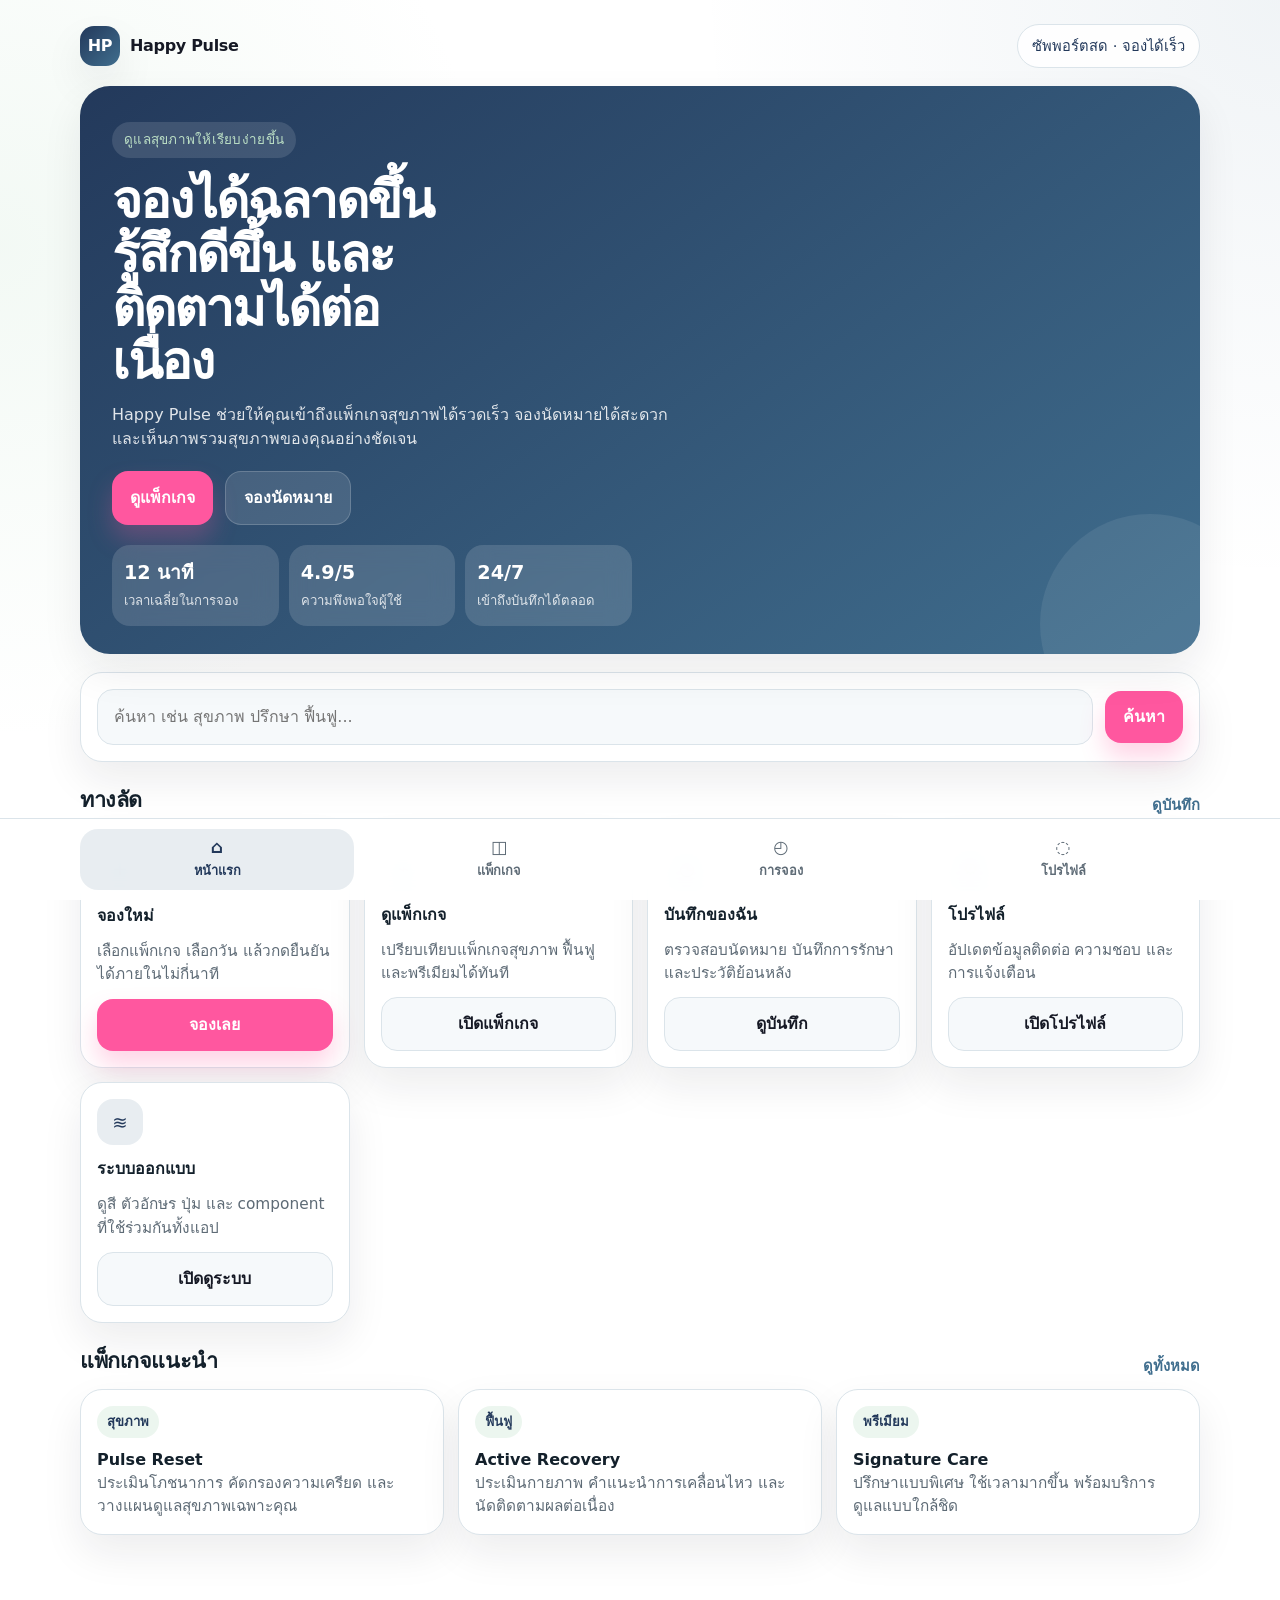
<file: index.html>
<!DOCTYPE html>
<html lang="th">
  <head>
  <meta charset="UTF-8" />
  <meta name="viewport" content="width=device-width, initial-scale=1.0" />
  <title>Happy Pulse - แดชบอร์ด</title>
  <link rel="stylesheet" href="common.css" />
  <style>
    :root {
      --shadow-grey: #161925;
      --twilight-indigo: #23395B;
      --rich-cerulean: #406E8E;
      --celadon: #BBDFC5;
      --deep-pink: #FF579F;
      --white: #FFFFFF;
      --ink: #13202b;
      --muted: #5e6b76;
      --line: #dbe4ea;
      --soft: #f6f9fb;
      --radius: 22px;
      --shadow: 0 18px 40px rgba(22, 25, 37, 0.08);
    }

    * { box-sizing: border-box; }
    html, body { margin: 0; padding: 0; }
    body {
      font-family: Inter, ui-sans-serif, system-ui, -apple-system, BlinkMacSystemFont, "Segoe UI", sans-serif;
      background: var(--white);
      color: var(--ink);
      line-height: 1.5;
      min-height: 100vh;
    }

    a { color: inherit; text-decoration: none; }
    img { max-width: 100%; display: block; }
    button, input, select, textarea { font: inherit; }

    .app {
      min-height: 100vh;
      padding: 18px 16px 96px;
      background:
        radial-gradient(circle at top right, rgba(65, 110, 142, 0.08), transparent 28%),
        radial-gradient(circle at left 15%, rgba(187, 223, 197, 0.18), transparent 26%),
        var(--white);
    }

    .container {
      width: min(1120px, 100%);
      margin: 0 auto;
    }

    .topbar {
      display: flex;
      align-items: center;
      justify-content: space-between;
      gap: 12px;
      margin-bottom: 18px;
    }

    .brand {
      display: inline-flex;
      align-items: center;
      gap: 10px;
      font-weight: 800;
      color: var(--shadow-grey);
      letter-spacing: -0.02em;
    }

    .brand-mark {
      width: 40px;
      height: 40px;
      border-radius: 14px;
      display: grid;
      place-items: center;
      color: var(--white);
      background: linear-gradient(135deg, var(--twilight-indigo), var(--rich-cerulean));
      box-shadow: var(--shadow);
      flex: none;
    }

    .status-pill {
      display: inline-flex;
      align-items: center;
      gap: 8px;
      border: 1px solid var(--line);
      border-radius: 999px;
      padding: 10px 14px;
      background: rgba(255, 255, 255, 0.92);
      color: var(--twilight-indigo);
      font-size: 0.92rem;
      white-space: nowrap;
    }

    .hero {
      background: linear-gradient(145deg, var(--twilight-indigo), var(--rich-cerulean));
      color: var(--white);
      border-radius: 30px;
      padding: 28px 20px 22px;
      box-shadow: var(--shadow);
      overflow: hidden;
      position: relative;
    }

    .hero::after {
      content: "";
      position: absolute;
      inset: auto -60px -80px auto;
      width: 220px;
      height: 220px;
      border-radius: 50%;
      background: rgba(255, 255, 255, 0.08);
    }

    .hero-eyebrow {
      display: inline-flex;
      padding: 8px 12px;
      border-radius: 999px;
      background: rgba(255, 255, 255, 0.12);
      color: var(--celadon);
      font-size: 0.84rem;
      letter-spacing: 0.02em;
      margin-bottom: 16px;
    }

    .hero h1 {
      margin: 0;
      font-size: clamp(2rem, 5vw, 3.2rem);
      line-height: 1.05;
      letter-spacing: -0.04em;
      max-width: 10ch;
    }

    .hero p {
      margin: 14px 0 0;
      max-width: 56ch;
      color: rgba(255, 255, 255, 0.86);
    }

    .hero-actions {
      display: flex;
      gap: 12px;
      flex-wrap: wrap;
      margin-top: 20px;
      position: relative;
      z-index: 1;
    }

    .button {
      display: inline-flex;
      align-items: center;
      justify-content: center;
      gap: 8px;
      border: 0;
      border-radius: 16px;
      padding: 14px 18px;
      font-weight: 700;
      cursor: pointer;
      transition: transform 0.18s ease, box-shadow 0.18s ease, background 0.18s ease;
    }

    .button:hover { transform: translateY(-1px); }
    .button.primary {
      background: var(--deep-pink);
      color: var(--white);
      box-shadow: 0 14px 25px rgba(255, 87, 159, 0.26);
    }
    .button.secondary {
      background: rgba(255, 255, 255, 0.12);
      color: var(--white);
      border: 1px solid rgba(255, 255, 255, 0.18);
    }
    .button.ghost {
      background: var(--soft);
      color: var(--shadow-grey);
      border: 1px solid var(--line);
    }

    .search-card, .panel, .quick-card, .mini-card, .record-card, .profile-card {
      background: var(--white);
      border: 1px solid var(--line);
      border-radius: var(--radius);
      box-shadow: var(--shadow);
    }

    .search-card {
      margin-top: 18px;
      padding: 16px;
    }

    .search-form {
      display: grid;
      gap: 12px;
    }

    .search-input {
      width: 100%;
      border: 1px solid var(--line);
      border-radius: 16px;
      padding: 15px 16px;
      background: var(--soft);
      color: var(--ink);
    }

    .section {
      margin-top: 22px;
    }

    .section-head {
      display: flex;
      align-items: end;
      justify-content: space-between;
      gap: 10px;
      margin-bottom: 12px;
    }

    .section-head h2 {
      margin: 0;
      font-size: 1.15rem;
      letter-spacing: -0.02em;
    }

    .section-head a {
      color: var(--rich-cerulean);
      font-weight: 700;
      font-size: 0.92rem;
    }

    .quick-grid, .feature-grid, .package-grid, .record-grid, .profile-grid {
      display: grid;
      gap: 14px;
    }

    .quick-card {
      padding: 16px;
      display: grid;
      gap: 12px;
    }

    .quick-icon {
      width: 46px;
      height: 46px;
      border-radius: 16px;
      display: grid;
      place-items: center;
      background: rgba(64, 110, 142, 0.12);
      color: var(--twilight-indigo);
      font-size: 1.15rem;
    }

    .quick-card h3, .mini-card h3, .record-card h3, .profile-card h3 {
      margin: 0;
      font-size: 1rem;
    }

    .quick-card p, .mini-card p, .record-card p, .profile-card p {
      margin: 0;
      color: var(--muted);
      font-size: 0.96rem;
    }

    .quick-card .button {
      width: 100%;
    }

    .mini-card {
      padding: 16px;
    }

    .mini-tag {
      display: inline-flex;
      padding: 6px 10px;
      border-radius: 999px;
      background: rgba(187, 223, 197, 0.28);
      color: var(--twilight-indigo);
      font-size: 0.82rem;
      font-weight: 700;
      margin-bottom: 10px;
    }

    .stats {
      display: grid;
      grid-template-columns: repeat(3, 1fr);
      gap: 10px;
      margin-top: 20px;
      position: relative;
      z-index: 1;
    }

    .stat {
      padding: 14px 12px;
      border-radius: 18px;
      background: rgba(255, 255, 255, 0.14);
      backdrop-filter: blur(12px);
    }

    .stat strong {
      display: block;
      font-size: 1.2rem;
    }

    .stat span {
      color: rgba(255, 255, 255, 0.82);
      font-size: 0.82rem;
    }

    .bottom-nav {
      position: fixed;
      left: 0;
      right: 0;
      bottom: 0;
      z-index: 50;
      background: rgba(255, 255, 255, 0.94);
      border-top: 1px solid var(--line);
      backdrop-filter: blur(18px);
      padding: 10px 14px max(10px, env(safe-area-inset-bottom));
    }

    .bottom-nav-inner {
      width: min(1120px, 100%);
      margin: 0 auto;
      display: grid;
      grid-template-columns: repeat(4, 1fr);
      gap: 8px;
    }

    .bottom-nav a {
      display: grid;
      place-items: center;
      gap: 4px;
      padding: 10px 8px;
      border-radius: 18px;
      color: var(--muted);
      font-size: 0.8rem;
      font-weight: 700;
    }

    .bottom-nav a span {
      font-size: 1.1rem;
      line-height: 1;
    }

    .bottom-nav a.active {
      background: rgba(64, 110, 142, 0.12);
      color: var(--twilight-indigo);
    }

    @media (min-width: 720px) {
      .app { padding: 24px 24px 104px; }
      .search-form {
        grid-template-columns: 1fr auto;
        align-items: center;
      }
      .quick-grid, .feature-grid, .package-grid, .record-grid, .profile-grid {
        grid-template-columns: repeat(2, minmax(0, 1fr));
      }
      .hero { padding: 36px 32px 28px; }
      .stats { max-width: 520px; }
    }

    @media (min-width: 1024px) {
      .quick-grid { grid-template-columns: repeat(4, minmax(0, 1fr)); }
      .feature-grid { grid-template-columns: repeat(3, minmax(0, 1fr)); }
      .section-head h2 { font-size: 1.35rem; }
    }
  </style>
</head>
<body>
  <main class="app">
    <div class="container">
      <header class="topbar" aria-label="Top bar">
        <a class="brand" href="index.html" aria-label="หน้าแรก Happy Pulse">
          <span class="brand-mark">HP</span>
          <span>Happy Pulse</span>
        </a>
        <div class="status-pill">ซัพพอร์ตสด · จองได้เร็ว</div>
      </header>

      <section class="hero" aria-label="Dashboard hero">
        <span class="hero-eyebrow">ดูแลสุขภาพให้เรียบง่ายขึ้น</span>
        <h1>จองได้ฉลาดขึ้น รู้สึกดีขึ้น และติดตามได้ต่อเนื่อง</h1>
        <p>Happy Pulse ช่วยให้คุณเข้าถึงแพ็กเกจสุขภาพได้รวดเร็ว จองนัดหมายได้สะดวก และเห็นภาพรวมสุขภาพของคุณอย่างชัดเจน</p>
        <div class="hero-actions">
          <a class="button primary" href="packages.html">ดูแพ็กเกจ</a>
          <a class="button secondary" href="booking.html">จองนัดหมาย</a>
        </div>
        <div class="stats" aria-label="Care stats">
          <div class="stat"><strong>12 นาที</strong><span>เวลาเฉลี่ยในการจอง</span></div>
          <div class="stat"><strong>4.9/5</strong><span>ความพึงพอใจผู้ใช้</span></div>
          <div class="stat"><strong>24/7</strong><span>เข้าถึงบันทึกได้ตลอด</span></div>
        </div>
      </section>

      <section class="search-card" aria-label="ค้นหาแพ็กเกจ">
        <form class="search-form" action="packages.html" method="get">
          <input class="search-input" type="search" name="q" placeholder="ค้นหา เช่น สุขภาพ ปรึกษา ฟื้นฟู..." aria-label="ค้นหาแพ็กเกจ" />
          <button class="button primary" type="submit">ค้นหา</button>
        </form>
      </section>

      <section class="section" aria-labelledby="quick-actions">
        <div class="section-head">
          <h2 id="quick-actions">ทางลัด</h2>
          <a href="my-records.html">ดูบันทึก</a>
        </div>
        <div class="quick-grid">
          <article class="quick-card">
            <div class="quick-icon">+</div>
            <h3>จองใหม่</h3>
            <p>เลือกแพ็กเกจ เลือกวัน แล้วกดยืนยันได้ภายในไม่กี่นาที</p>
            <a class="button primary" href="booking.html">จองเลย</a>
          </article>
          <article class="quick-card">
            <div class="quick-icon">⌁</div>
            <h3>ดูแพ็กเกจ</h3>
            <p>เปรียบเทียบแพ็กเกจสุขภาพ ฟื้นฟู และพรีเมียมได้ทันที</p>
            <a class="button ghost" href="packages.html">เปิดแพ็กเกจ</a>
          </article>
          <article class="quick-card">
            <div class="quick-icon">◷</div>
            <h3>บันทึกของฉัน</h3>
            <p>ตรวจสอบนัดหมาย บันทึกการรักษา และประวัติย้อนหลัง</p>
            <a class="button ghost" href="my-records.html">ดูบันทึก</a>
          </article>
          <article class="quick-card">
            <div class="quick-icon">⚙</div>
            <h3>โปรไฟล์</h3>
            <p>อัปเดตข้อมูลติดต่อ ความชอบ และการแจ้งเตือน</p>
            <a class="button ghost" href="profile.html">เปิดโปรไฟล์</a>
          </article>
          <article class="quick-card">
            <div class="quick-icon">≋</div>
            <h3>ระบบออกแบบ</h3>
            <p>ดูสี ตัวอักษร ปุ่ม และ component ที่ใช้ร่วมกันทั้งแอป</p>
            <a class="button ghost" href="design-system.html">เปิดดูระบบ</a>
          </article>
        </div>
      </section>

      <section class="section" aria-labelledby="featured-packages">
        <div class="section-head">
          <h2 id="featured-packages">แพ็กเกจแนะนำ</h2>
          <a href="packages.html">ดูทั้งหมด</a>
        </div>
        <div class="feature-grid">
          <article class="mini-card">
            <span class="mini-tag">สุขภาพ</span>
            <h3>Pulse Reset</h3>
            <p>ประเมินโภชนาการ คัดกรองความเครียด และวางแผนดูแลสุขภาพเฉพาะคุณ</p>
          </article>
          <article class="mini-card">
            <span class="mini-tag">ฟื้นฟู</span>
            <h3>Active Recovery</h3>
            <p>ประเมินกายภาพ คำแนะนำการเคลื่อนไหว และนัดติดตามผลต่อเนื่อง</p>
          </article>
          <article class="mini-card">
            <span class="mini-tag">พรีเมียม</span>
            <h3>Signature Care</h3>
            <p>ปรึกษาแบบพิเศษ ใช้เวลามากขึ้น พร้อมบริการดูแลแบบใกล้ชิด</p>
          </article>
        </div>
      </section>
    </div>
  </main>

  <nav class="bottom-nav" aria-label="แถบนำทางด้านล่าง">
    <div class="bottom-nav-inner">
      <a class="active" href="index.html"><span>⌂</span>หน้าแรก</a>
      <a href="packages.html"><span>◫</span>แพ็กเกจ</a>
      <a href="booking.html"><span>◴</span>การจอง</a>
      <a href="profile.html"><span>◌</span>โปรไฟล์</a>
    </div>
  </nav>
</body>
</html>
</file>
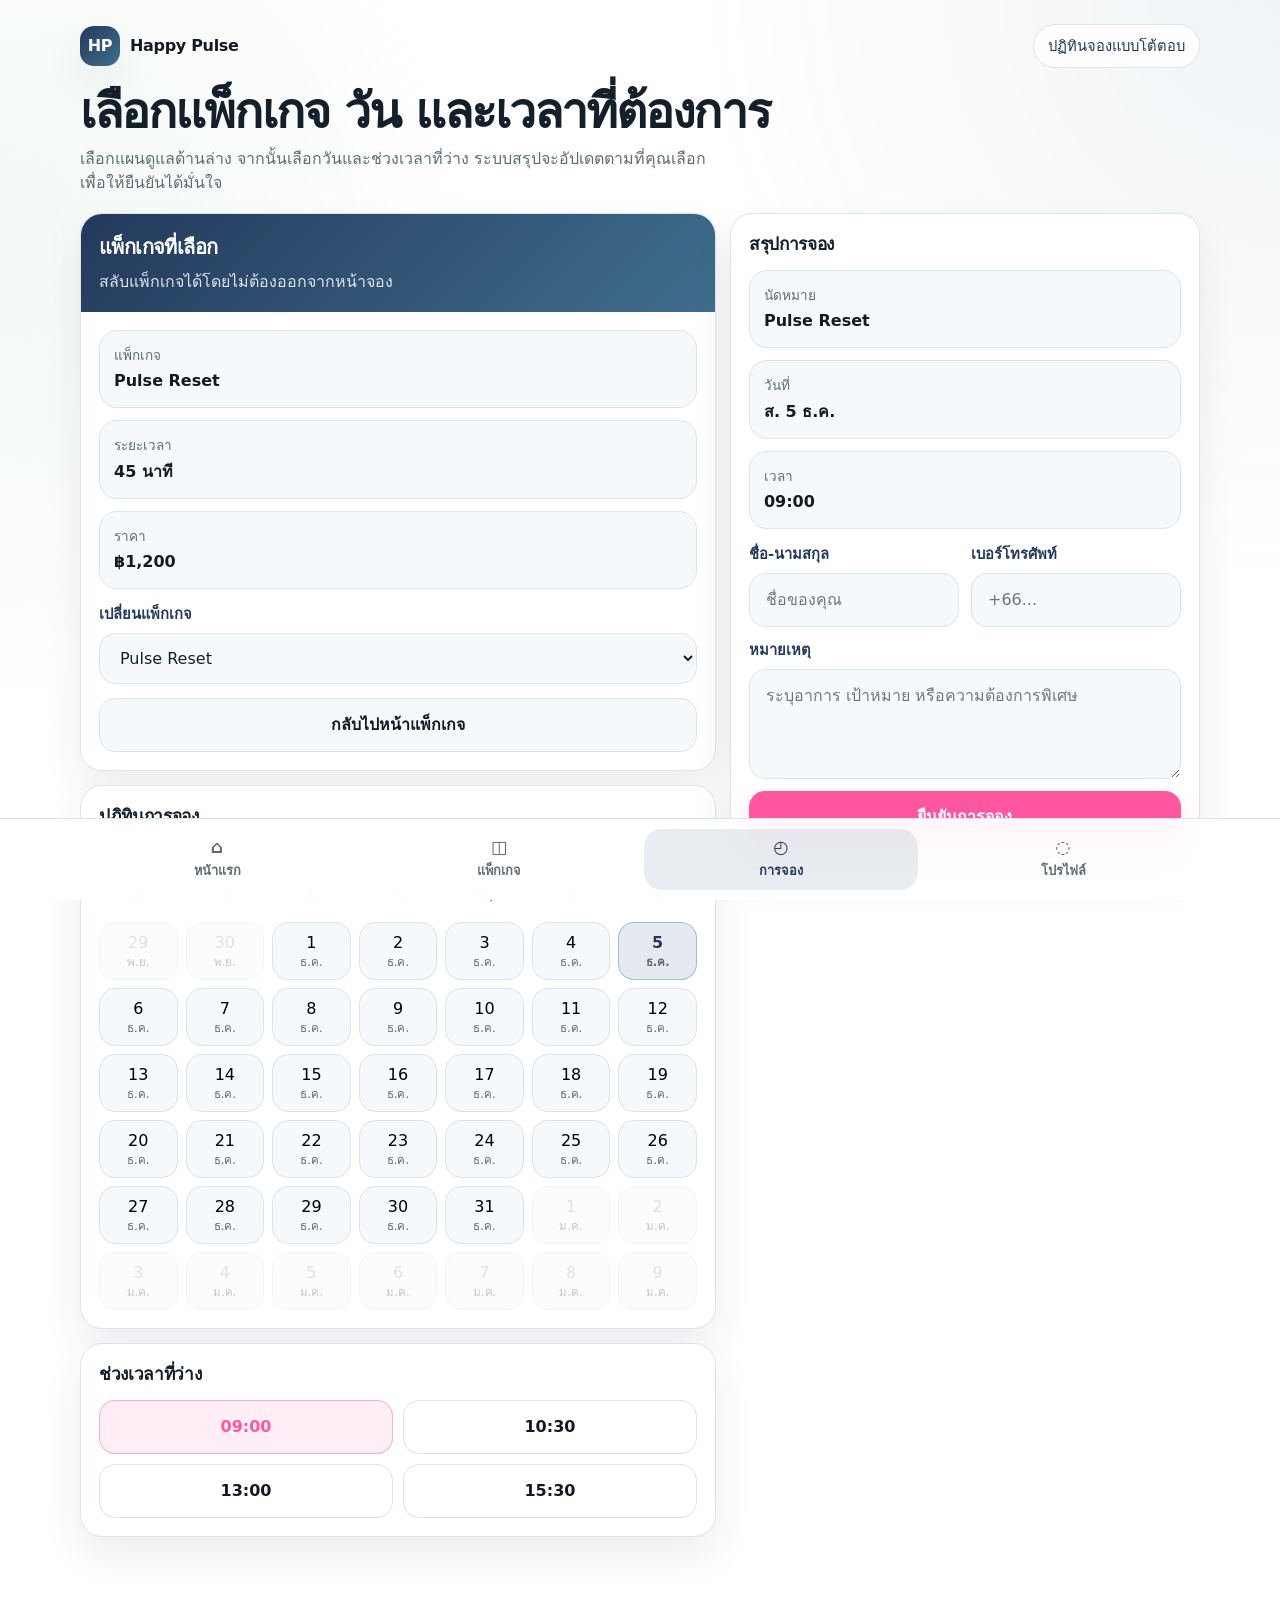
<file: booking.html>
<!DOCTYPE html>
<html lang="th">
  <head>
  <meta charset="UTF-8" />
  <meta name="viewport" content="width=device-width, initial-scale=1.0" />
  <title>Happy Pulse - การจอง</title>
  <link rel="stylesheet" href="common.css" />
  <style>
    :root {
      --shadow-grey: #161925;
      --twilight-indigo: #23395B;
      --rich-cerulean: #406E8E;
      --celadon: #BBDFC5;
      --deep-pink: #FF579F;
      --white: #FFFFFF;
      --ink: #13202b;
      --muted: #5e6b76;
      --line: #dbe4ea;
      --soft: #f6f9fb;
      --radius: 22px;
      --shadow: 0 18px 40px rgba(22, 25, 37, 0.08);
    }
    * { box-sizing: border-box; }
    html, body { margin: 0; padding: 0; }
    body {
      font-family: Inter, ui-sans-serif, system-ui, -apple-system, BlinkMacSystemFont, "Segoe UI", sans-serif;
      background: var(--white);
      color: var(--ink);
      line-height: 1.5;
      min-height: 100vh;
    }
    a { color: inherit; text-decoration: none; }
    button, input, select, textarea { font: inherit; }
    .app {
      min-height: 100vh;
      padding: 18px 16px 96px;
      background:
        radial-gradient(circle at top right, rgba(65, 110, 142, 0.08), transparent 28%),
        radial-gradient(circle at left 15%, rgba(187, 223, 197, 0.18), transparent 26%),
        var(--white);
    }
    .container { width: min(1120px, 100%); margin: 0 auto; }
    .topbar {
      display: flex;
      align-items: center;
      justify-content: space-between;
      gap: 12px;
      margin-bottom: 18px;
    }
    .brand {
      display: inline-flex;
      align-items: center;
      gap: 10px;
      font-weight: 800;
      color: var(--shadow-grey);
      letter-spacing: -0.02em;
    }
    .brand-mark {
      width: 40px;
      height: 40px;
      border-radius: 14px;
      display: grid;
      place-items: center;
      color: var(--white);
      background: linear-gradient(135deg, var(--twilight-indigo), var(--rich-cerulean));
      box-shadow: var(--shadow);
      flex: none;
    }
    .status-pill {
      display: inline-flex;
      align-items: center;
      gap: 8px;
      border: 1px solid var(--line);
      border-radius: 999px;
      padding: 10px 14px;
      background: rgba(255,255,255,.92);
      color: var(--twilight-indigo);
      font-size: 0.92rem;
      white-space: nowrap;
    }
    .page-title {
      margin: 0;
      font-size: clamp(1.9rem, 4.5vw, 3rem);
      letter-spacing: -0.04em;
      line-height: 1.06;
    }
    .page-subtitle {
      margin: 10px 0 0;
      max-width: 62ch;
      color: var(--muted);
    }
    .layout {
      display: grid;
      gap: 14px;
      margin-top: 18px;
    }
    .panel, .calendar-card, .summary-card, .time-card {
      background: var(--white);
      border: 1px solid var(--line);
      border-radius: var(--radius);
      box-shadow: var(--shadow);
    }
    .panel {
      overflow: hidden;
    }
    .panel-hero {
      padding: 18px;
      background: linear-gradient(135deg, var(--twilight-indigo), var(--rich-cerulean));
      color: var(--white);
    }
    .panel-hero h2 {
      margin: 0;
      font-size: 1.25rem;
      letter-spacing: -0.03em;
    }
    .panel-hero p { margin: 8px 0 0; color: rgba(255,255,255,.85); }
    .panel-body {
      padding: 18px;
      display: grid;
      gap: 14px;
    }
    .info-grid {
      display: grid;
      gap: 12px;
    }
    .info {
      padding: 14px;
      border-radius: 18px;
      background: var(--soft);
      border: 1px solid var(--line);
    }
    .info span {
      display: block;
      color: var(--muted);
      font-size: 0.85rem;
      margin-bottom: 4px;
    }
    .info strong {
      display: block;
      color: var(--shadow-grey);
      font-size: 1rem;
    }
    .button {
      display: inline-flex;
      align-items: center;
      justify-content: center;
      gap: 8px;
      border: 0;
      border-radius: 16px;
      padding: 14px 18px;
      font-weight: 700;
      cursor: pointer;
      transition: transform 0.18s ease, box-shadow 0.18s ease, background 0.18s ease;
    }
    .button:hover { transform: translateY(-1px); }
    .button.primary { background: var(--deep-pink); color: var(--white); box-shadow: 0 14px 25px rgba(255, 87, 159, 0.26); }
    .button.ghost { background: var(--soft); color: var(--shadow-grey); border: 1px solid var(--line); }
    .button.block { width: 100%; }
    .calendar-card, .time-card, .summary-card { padding: 18px; }
    .section-title {
      margin: 0 0 12px;
      font-size: 1.08rem;
      letter-spacing: -0.02em;
    }
    .calendar-top {
      display: flex;
      justify-content: space-between;
      align-items: center;
      gap: 10px;
      margin-bottom: 12px;
      flex-wrap: wrap;
    }
    .calendar-top p {
      margin: 0;
      color: var(--muted);
      font-size: 0.92rem;
    }
    .calendar-grid {
      display: grid;
      grid-template-columns: repeat(7, minmax(0, 1fr));
      gap: 8px;
    }
    .dow, .day {
      border-radius: 16px;
      text-align: center;
      padding: 10px 6px;
    }
    .dow {
      color: var(--muted);
      font-size: 0.75rem;
      font-weight: 700;
      background: transparent;
    }
    .day {
      border: 1px solid var(--line);
      background: var(--soft);
      cursor: pointer;
      min-height: 58px;
      display: grid;
      place-items: center;
      line-height: 1.1;
      transition: background 0.18s ease, transform 0.18s ease, border-color 0.18s ease;
    }
    .day:hover { transform: translateY(-1px); }
    .day span {
      display: block;
      font-size: 0.72rem;
      color: var(--muted);
      margin-top: 2px;
    }
    .day.active {
      background: rgba(64, 110, 142, 0.14);
      border-color: rgba(64, 110, 142, 0.36);
      color: var(--twilight-indigo);
      font-weight: 800;
    }
    .day.disabled {
      opacity: 0.38;
      cursor: not-allowed;
      pointer-events: none;
    }
    .time-grid {
      display: grid;
      grid-template-columns: repeat(2, minmax(0, 1fr));
      gap: 10px;
    }
    .slot {
      border: 1px solid var(--line);
      border-radius: 16px;
      padding: 14px 12px;
      background: var(--white);
      cursor: pointer;
      font-weight: 700;
      color: var(--shadow-grey);
    }
    .slot.active {
      border-color: rgba(255, 87, 159, 0.45);
      background: rgba(255, 87, 159, 0.1);
      color: var(--deep-pink);
    }
    .form-grid {
      display: grid;
      gap: 12px;
    }
    .field {
      display: grid;
      gap: 8px;
    }
    .field label {
      font-weight: 700;
      color: var(--twilight-indigo);
      font-size: 0.92rem;
    }
    .field input, .field select, .field textarea {
      width: 100%;
      border: 1px solid var(--line);
      border-radius: 16px;
      padding: 14px 16px;
      background: var(--soft);
      color: var(--ink);
    }
    .field textarea { min-height: 110px; resize: vertical; }
    .confirmation {
      padding: 14px 16px;
      border-radius: 18px;
      background: rgba(187, 223, 197, 0.24);
      color: var(--shadow-grey);
      border: 1px solid rgba(187, 223, 197, 0.5);
      display: none;
    }
    .bottom-nav {
      position: fixed;
      left: 0;
      right: 0;
      bottom: 0;
      z-index: 50;
      background: rgba(255,255,255,.94);
      border-top: 1px solid var(--line);
      backdrop-filter: blur(18px);
      padding: 10px 14px max(10px, env(safe-area-inset-bottom));
    }
    .bottom-nav-inner {
      width: min(1120px, 100%);
      margin: 0 auto;
      display: grid;
      grid-template-columns: repeat(4, 1fr);
      gap: 8px;
    }
    .bottom-nav a {
      display: grid;
      place-items: center;
      gap: 4px;
      padding: 10px 8px;
      border-radius: 18px;
      color: var(--muted);
      font-size: 0.8rem;
      font-weight: 700;
    }
    .bottom-nav a span { font-size: 1.1rem; line-height: 1; }
    .bottom-nav a.active { background: rgba(64, 110, 142, 0.12); color: var(--twilight-indigo); }
    @media (min-width: 720px) {
      .app { padding: 24px 24px 104px; }
      .layout { grid-template-columns: 1.15fr 0.85fr; align-items: start; }
      .calendar-card { grid-column: 1 / 2; }
      .summary-card { grid-column: 2 / 3; grid-row: 1 / 3; }
      .time-card { grid-column: 1 / 2; }
      .form-grid { grid-template-columns: repeat(2, minmax(0, 1fr)); }
      .form-grid .field:last-child { grid-column: 1 / -1; }
    }
  </style>
</head>
<body>
  <main class="app">
    <div class="container">
      <header class="topbar">
        <a class="brand" href="index.html" aria-label="หน้าแรก Happy Pulse">
          <span class="brand-mark">HP</span>
          <span>Happy Pulse</span>
        </a>
        <div class="status-pill">ปฏิทินจองแบบโต้ตอบ</div>
      </header>

      <section aria-label="บทนำหน้าการจอง">
        <h1 class="page-title">เลือกแพ็กเกจ วัน และเวลาที่ต้องการ</h1>
        <p class="page-subtitle">เลือกแผนดูแลด้านล่าง จากนั้นเลือกวันและช่วงเวลาที่ว่าง ระบบสรุปจะอัปเดตตามที่คุณเลือกเพื่อให้ยืนยันได้มั่นใจ</p>
      </section>

      <section class="layout" aria-label="พื้นที่การจอง">
        <article class="panel">
          <div class="panel-hero">
            <h2>แพ็กเกจที่เลือก</h2>
            <p>สลับแพ็กเกจได้โดยไม่ต้องออกจากหน้าจอง</p>
          </div>
          <div class="panel-body">
            <div class="info-grid">
              <div class="info">
                <span>แพ็กเกจ</span>
                <strong id="packageName">Pulse Reset</strong>
              </div>
              <div class="info">
                <span>ระยะเวลา</span>
                <strong id="packageDuration">45 นาที</strong>
              </div>
              <div class="info">
                <span>ราคา</span>
                <strong id="packagePrice">฿1,200</strong>
              </div>
            </div>
            <div class="field">
              <label for="packageSelect">เปลี่ยนแพ็กเกจ</label>
              <select id="packageSelect">
                <option value="Pulse Reset|45 นาที|฿1,200">Pulse Reset</option>
                <option value="Active Recovery|60 นาที|฿1,800">Active Recovery</option>
                <option value="Signature Care|90 นาที|฿2,900">Signature Care</option>
                <option value="Mindful Checkup|30 นาที|฿950">Mindful Checkup</option>
                <option value="Posture Fix|50 นาที|฿1,450">Posture Fix</option>
                <option value="Family Prime|แพ็กเกจรายปี|฿3,500">Family Prime</option>
              </select>
            </div>
            <a class="button ghost block" href="packages.html">กลับไปหน้าแพ็กเกจ</a>
          </div>
        </article>

        <section class="calendar-card" aria-labelledby="calendar-title">
          <div class="calendar-top">
            <div>
              <h2 class="section-title" id="calendar-title">ปฏิทินการจอง</h2>
              <p id="calendarMonth">เลือกวันที่ต้องการเพื่อดำเนินการต่อ</p>
            </div>
            <p id="selectedDateLabel">ยังไม่ได้เลือกวัน</p>
          </div>
          <div class="calendar-grid" id="calendarGrid" aria-label="ปฏิทิน"></div>
        </section>

        <section class="time-card" aria-labelledby="time-title">
          <h2 class="section-title" id="time-title">ช่วงเวลาที่ว่าง</h2>
          <div class="time-grid" id="timeGrid">
            <button class="slot active" type="button" data-time="09:00">09:00</button>
            <button class="slot" type="button" data-time="10:30">10:30</button>
            <button class="slot" type="button" data-time="13:00">13:00</button>
            <button class="slot" type="button" data-time="15:30">15:30</button>
          </div>
        </section>

        <aside class="summary-card" aria-labelledby="summary-title">
          <h2 class="section-title" id="summary-title">สรุปการจอง</h2>
          <div class="info-grid" style="margin-bottom: 14px;">
            <div class="info"><span>นัดหมาย</span><strong id="summaryPackage">Pulse Reset</strong></div>
            <div class="info"><span>วันที่</span><strong id="summaryDate">เลือกวันที่</strong></div>
            <div class="info"><span>เวลา</span><strong id="summaryTime">09:00</strong></div>
          </div>
          <form class="form-grid" id="bookingForm">
            <div class="field">
              <label for="fullName">ชื่อ-นามสกุล</label>
              <input id="fullName" name="fullName" type="text" placeholder="ชื่อของคุณ" required />
            </div>
            <div class="field">
              <label for="phone">เบอร์โทรศัพท์</label>
              <input id="phone" name="phone" type="tel" placeholder="+66..." required />
            </div>
            <div class="field" style="grid-column: 1 / -1;">
              <label for="notes">หมายเหตุ</label>
              <textarea id="notes" name="notes" placeholder="ระบุอาการ เป้าหมาย หรือความต้องการพิเศษ"></textarea>
            </div>
            <div class="field" style="grid-column: 1 / -1;">
              <button class="button primary block" type="submit">ยืนยันการจอง</button>
            </div>
          </form>
          <div id="confirmation" class="confirmation" role="status" aria-live="polite"></div>
        </aside>
      </section>
    </div>
  </main>

  <nav class="bottom-nav" aria-label="แถบนำทางด้านล่าง">
    <div class="bottom-nav-inner">
      <a href="index.html"><span>⌂</span>หน้าแรก</a>
      <a href="packages.html"><span>◫</span>แพ็กเกจ</a>
      <a class="active" href="booking.html"><span>◴</span>การจอง</a>
      <a href="profile.html"><span>◌</span>โปรไฟล์</a>
    </div>
  </nav>

  <script>
    const packageSelect = document.getElementById('packageSelect');
    const packageName = document.getElementById('packageName');
    const packageDuration = document.getElementById('packageDuration');
    const packagePrice = document.getElementById('packagePrice');
    const calendarGrid = document.getElementById('calendarGrid');
    const calendarMonth = document.getElementById('calendarMonth');
    const selectedDateLabel = document.getElementById('selectedDateLabel');
    const summaryPackage = document.getElementById('summaryPackage');
    const summaryDate = document.getElementById('summaryDate');
    const summaryTime = document.getElementById('summaryTime');
    const timeSlots = Array.from(document.querySelectorAll('.slot'));
    const bookingForm = document.getElementById('bookingForm');
    const confirmation = document.getElementById('confirmation');

    const today = new Date();
    let selectedDate = null;
    let selectedTime = '09:00';

    function formatDate(date) {
      return date.toLocaleDateString('th-TH', { weekday: 'short', month: 'short', day: 'numeric' });
    }

    function formatMonth(date) {
      return date.toLocaleDateString('th-TH', { month: 'long', year: 'numeric' });
    }

    function updateSummary() {
      summaryPackage.textContent = packageName.textContent;
      summaryDate.textContent = selectedDate ? formatDate(selectedDate) : 'เลือกวันที่';
      summaryTime.textContent = selectedTime;
      selectedDateLabel.textContent = selectedDate ? formatDate(selectedDate) : 'ยังไม่ได้เลือกวัน';
    }

    function buildCalendar() {
      const firstOfMonth = new Date(today.getFullYear(), today.getMonth(), 1);
      const start = new Date(firstOfMonth);
      start.setDate(firstOfMonth.getDate() - firstOfMonth.getDay());
      calendarMonth.textContent = formatMonth(today);
      calendarGrid.innerHTML = '';

      ['อา', 'จ', 'อ', 'พ', 'พฤ', 'ศ', 'ส'].forEach((day) => {
        const label = document.createElement('div');
        label.className = 'dow';
        label.textContent = day;
        calendarGrid.appendChild(label);
      });

      for (let i = 0; i < 42; i += 1) {
        const date = new Date(start);
        date.setDate(start.getDate() + i);
        const button = document.createElement('button');
        button.type = 'button';
        button.className = 'day';
        button.innerHTML = `${date.getDate()}<span>${date.toLocaleDateString('th-TH', { month: 'short' })}</span>`;

        if (date.getMonth() !== today.getMonth()) {
          button.classList.add('disabled');
          button.type = 'button';
          button.disabled = true;
        }

        if (date.toDateString() === today.toDateString()) {
          button.classList.add('active');
          selectedDate = new Date(date);
        }

        button.addEventListener('click', () => {
          selectedDate = new Date(date);
          document.querySelectorAll('.day').forEach((dayButton) => dayButton.classList.remove('active'));
          button.classList.add('active');
          updateSummary();
        });

        calendarGrid.appendChild(button);
      }
    }

    packageSelect.addEventListener('change', () => {
      const [name, duration, price] = packageSelect.value.split('|');
      packageName.textContent = name;
      packageDuration.textContent = duration;
      packagePrice.textContent = price;
      updateSummary();
    });

    timeSlots.forEach((slot) => {
      slot.addEventListener('click', () => {
        timeSlots.forEach((button) => button.classList.remove('active'));
        slot.classList.add('active');
        selectedTime = slot.dataset.time;
        updateSummary();
      });
    });

    bookingForm.addEventListener('submit', (event) => {
      event.preventDefault();
      const formData = new FormData(bookingForm);
      confirmation.style.display = 'block';
      confirmation.textContent = `ยืนยันการจองเรียบร้อยสำหรับ ${formData.get('fullName') || 'การนัดหมายของคุณ'} ในวันที่ ${summaryDate.textContent} เวลา ${selectedTime}`;
    });

    buildCalendar();
    updateSummary();
  </script>
</body>
</html>
</file>
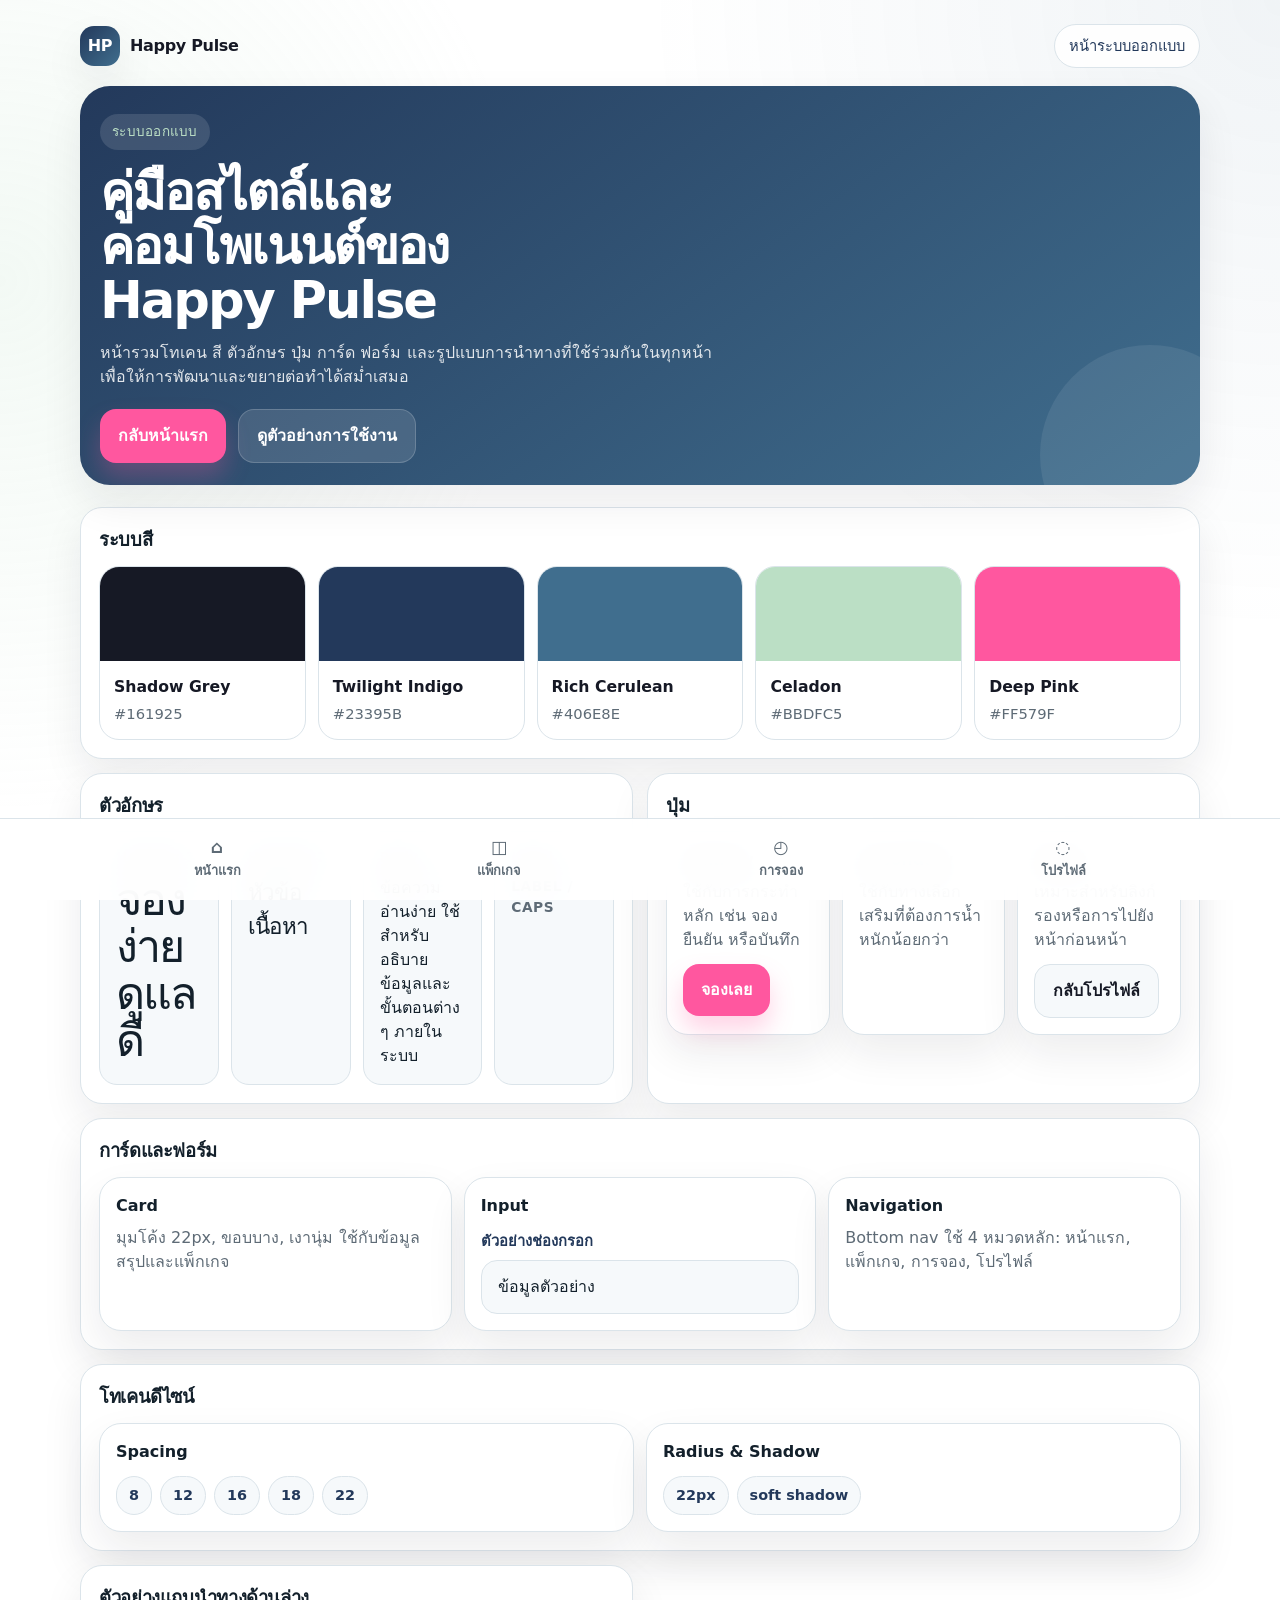
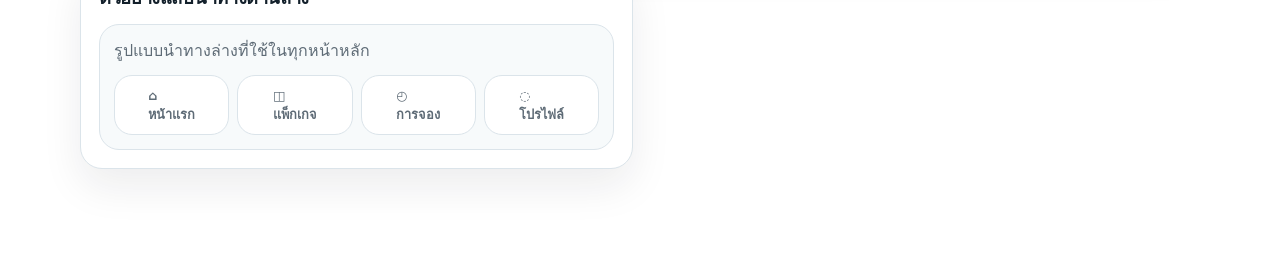
<file: design-system.html>
<!DOCTYPE html>
<html lang="th">
<head>
  <meta charset="UTF-8" />
  <meta name="viewport" content="width=device-width, initial-scale=1.0" />
  <title>Happy Pulse - ระบบออกแบบ</title>
  <link rel="stylesheet" href="common.css" />
  <style>
    .hero {
      background: linear-gradient(145deg, var(--twilight-indigo), var(--rich-cerulean));
      color: var(--white);
      border-radius: 30px;
      padding: 28px 20px 22px;
      box-shadow: var(--shadow);
      overflow: hidden;
      position: relative;
    }

    .hero::after {
      content: "";
      position: absolute;
      inset: auto -60px -80px auto;
      width: 220px;
      height: 220px;
      border-radius: 50%;
      background: rgba(255, 255, 255, 0.08);
    }

    .hero h1 {
      margin: 0;
      font-size: clamp(2rem, 5vw, 3.2rem);
      line-height: 1.05;
      letter-spacing: -0.04em;
      max-width: 12ch;
    }

    .hero p {
      margin: 14px 0 0;
      max-width: 62ch;
      color: rgba(255, 255, 255, 0.86);
    }

    .hero-eyebrow {
      display: inline-flex;
      padding: 8px 12px;
      border-radius: 999px;
      background: rgba(255, 255, 255, 0.12);
      color: var(--celadon);
      font-size: 0.84rem;
      letter-spacing: 0.02em;
      margin-bottom: 16px;
    }

    .hero-actions {
      display: flex;
      gap: 12px;
      flex-wrap: wrap;
      margin-top: 20px;
      position: relative;
      z-index: 1;
    }

    .section-grid {
      display: grid;
      gap: 14px;
      margin-top: 22px;
    }

    .panel {
      background: var(--white);
      border: 1px solid var(--line);
      border-radius: var(--radius);
      box-shadow: var(--shadow);
      padding: 18px;
    }

    .panel h2 {
      margin: 0 0 12px;
      font-size: 1.15rem;
      letter-spacing: -0.02em;
    }

    .swatch-grid, .type-grid, .component-grid, .token-grid {
      display: grid;
      gap: 12px;
    }

    .swatch {
      border-radius: 20px;
      overflow: hidden;
      border: 1px solid var(--line);
      background: var(--white);
    }

    .swatch-color {
      min-height: 94px;
    }

    .swatch-body {
      padding: 14px;
      display: grid;
      gap: 4px;
    }

    .swatch-body strong {
      font-size: 0.98rem;
      color: var(--shadow-grey);
    }

    .swatch-body span {
      color: var(--muted);
      font-size: 0.92rem;
    }

    .type-sample h1,
    .type-sample h2,
    .type-sample p {
      margin: 0;
    }

    .type-sample {
      padding: 16px;
      border-radius: 18px;
      border: 1px solid var(--line);
      background: var(--soft);
    }

    .type-sample small {
      display: block;
      margin-bottom: 8px;
      color: var(--muted);
      font-weight: 700;
      letter-spacing: 0.02em;
    }

    .sample-h1 {
      font-size: clamp(1.8rem, 4vw, 2.8rem);
      letter-spacing: -0.04em;
      line-height: 1.05;
    }

    .sample-h2 {
      font-size: 1.4rem;
      letter-spacing: -0.03em;
    }

    .sample-body {
      color: var(--ink);
    }

    .sample-label {
      font-size: 0.86rem;
      color: var(--muted);
      font-weight: 700;
      text-transform: uppercase;
      letter-spacing: 0.04em;
    }

    .sample-card {
      border: 1px solid var(--line);
      border-radius: 22px;
      padding: 16px;
      background: var(--white);
      box-shadow: var(--shadow);
    }

    .sample-card p {
      margin: 8px 0 0;
      color: var(--muted);
    }

    .field {
      display: grid;
      gap: 8px;
    }

    .field label {
      font-weight: 700;
      color: var(--twilight-indigo);
      font-size: 0.92rem;
    }

    .field input, .field select, .field textarea {
      width: 100%;
      border: 1px solid var(--line);
      border-radius: 16px;
      padding: 14px 16px;
      background: var(--soft);
      color: var(--ink);
    }

    .token-row {
      display: flex;
      flex-wrap: wrap;
      gap: 8px;
    }

    .token-chip {
      padding: 8px 12px;
      border-radius: 999px;
      border: 1px solid var(--line);
      background: var(--soft);
      color: var(--twilight-indigo);
      font-weight: 700;
      font-size: 0.9rem;
    }

    .nav-demo {
      padding: 14px;
      border-radius: 20px;
      background: rgba(246, 249, 251, 0.8);
      border: 1px solid var(--line);
    }

    .mini-nav {
      display: grid;
      grid-template-columns: repeat(4, 1fr);
      gap: 8px;
      margin-top: 12px;
    }

    .mini-nav span {
      display: grid;
      place-items: center;
      gap: 4px;
      padding: 10px 8px;
      border-radius: 18px;
      background: var(--white);
      border: 1px solid var(--line);
      color: var(--muted);
      font-size: 0.8rem;
      font-weight: 700;
    }

    @media (min-width: 720px) {
      .section-grid {
        grid-template-columns: repeat(2, minmax(0, 1fr));
      }
      .section-grid .panel:first-child,
      .section-grid .panel:nth-child(4),
      .section-grid .panel:nth-child(5) {
        grid-column: 1 / -1;
      }
      .swatch-grid,
      .type-grid,
      .component-grid {
        grid-template-columns: repeat(2, minmax(0, 1fr));
      }
      .token-grid {
        grid-template-columns: repeat(2, minmax(0, 1fr));
      }
    }

    @media (min-width: 1024px) {
      .swatch-grid {
        grid-template-columns: repeat(5, minmax(0, 1fr));
      }
      .type-grid {
        grid-template-columns: repeat(4, minmax(0, 1fr));
      }
      .component-grid {
        grid-template-columns: repeat(3, minmax(0, 1fr));
      }
    }
  </style>
</head>
<body>
  <main class="app">
    <div class="container">
      <header class="topbar">
        <a class="brand" href="index.html" aria-label="หน้าแรก Happy Pulse">
          <span class="brand-mark">HP</span>
          <span>Happy Pulse</span>
        </a>
        <div class="status-pill">หน้าระบบออกแบบ</div>
      </header>

      <section class="hero" aria-label="บทนำระบบออกแบบ">
        <span class="hero-eyebrow">ระบบออกแบบ</span>
        <h1>คู่มือสไตล์และคอมโพเนนต์ของ Happy Pulse</h1>
        <p>หน้ารวมโทเคน สี ตัวอักษร ปุ่ม การ์ด ฟอร์ม และรูปแบบการนำทางที่ใช้ร่วมกันในทุกหน้า เพื่อให้การพัฒนาและขยายต่อทำได้สม่ำเสมอ</p>
        <div class="hero-actions">
          <a class="button primary" href="index.html">กลับหน้าแรก</a>
          <a class="button secondary" href="packages.html">ดูตัวอย่างการใช้งาน</a>
        </div>
      </section>

      <section class="section-grid" aria-label="องค์ประกอบระบบออกแบบ">
        <article class="panel">
          <h2>ระบบสี</h2>
          <div class="swatch-grid">
            <div class="swatch">
              <div class="swatch-color" style="background:#161925"></div>
              <div class="swatch-body"><strong>Shadow Grey</strong><span>#161925</span></div>
            </div>
            <div class="swatch">
              <div class="swatch-color" style="background:#23395B"></div>
              <div class="swatch-body"><strong>Twilight Indigo</strong><span>#23395B</span></div>
            </div>
            <div class="swatch">
              <div class="swatch-color" style="background:#406E8E"></div>
              <div class="swatch-body"><strong>Rich Cerulean</strong><span>#406E8E</span></div>
            </div>
            <div class="swatch">
              <div class="swatch-color" style="background:#BBDFC5"></div>
              <div class="swatch-body"><strong>Celadon</strong><span>#BBDFC5</span></div>
            </div>
            <div class="swatch">
              <div class="swatch-color" style="background:#FF579F"></div>
              <div class="swatch-body"><strong>Deep Pink</strong><span>#FF579F</span></div>
            </div>
          </div>
        </article>

        <article class="panel">
          <h2>ตัวอักษร</h2>
          <div class="type-grid">
            <div class="type-sample">
              <small>Heading 1</small>
              <div class="sample-h1">จองง่าย ดูแลดี</div>
            </div>
            <div class="type-sample">
              <small>Heading 2</small>
              <div class="sample-h2">หัวข้อเนื้อหา</div>
            </div>
            <div class="type-sample">
              <small>Body</small>
              <p class="sample-body">ข้อความอ่านง่าย ใช้สำหรับอธิบายข้อมูลและขั้นตอนต่าง ๆ ภายในระบบ</p>
            </div>
            <div class="type-sample">
              <small>Label</small>
              <div class="sample-label">LABEL / CAPS</div>
            </div>
          </div>
        </article>

        <article class="panel">
          <h2>ปุ่ม</h2>
          <div class="component-grid">
            <div class="sample-card">
              <strong>Primary</strong>
              <p>ใช้กับการกระทำหลัก เช่น จอง ยืนยัน หรือบันทึก</p>
              <div class="token-row" style="margin-top: 12px;">
                <a class="button primary" href="booking.html">จองเลย</a>
              </div>
            </div>
            <div class="sample-card">
              <strong>Secondary</strong>
              <p>ใช้กับทางเลือกเสริมที่ต้องการน้ำหนักน้อยกว่า</p>
              <div class="token-row" style="margin-top: 12px;">
                <a class="button secondary" href="packages.html">ดูแพ็กเกจ</a>
              </div>
            </div>
            <div class="sample-card">
              <strong>Ghost</strong>
              <p>เหมาะสำหรับลิงก์รองหรือการไปยังหน้าก่อนหน้า</p>
              <div class="token-row" style="margin-top: 12px;">
                <a class="button ghost" href="profile.html">กลับโปรไฟล์</a>
              </div>
            </div>
          </div>
        </article>

        <article class="panel">
          <h2>การ์ดและฟอร์ม</h2>
          <div class="component-grid">
            <div class="sample-card">
              <strong>Card</strong>
              <p>มุมโค้ง 22px, ขอบบาง, เงานุ่ม ใช้กับข้อมูลสรุปและแพ็กเกจ</p>
            </div>
            <div class="sample-card">
              <strong>Input</strong>
              <div class="field" style="margin-top: 12px;">
                <label for="demo-input">ตัวอย่างช่องกรอก</label>
                <input id="demo-input" type="text" value="ข้อมูลตัวอย่าง" />
              </div>
            </div>
            <div class="sample-card">
              <strong>Navigation</strong>
              <p>Bottom nav ใช้ 4 หมวดหลัก: หน้าแรก, แพ็กเกจ, การจอง, โปรไฟล์</p>
            </div>
          </div>
        </article>

        <article class="panel">
          <h2>โทเคนดีไซน์</h2>
          <div class="token-grid">
            <div class="sample-card">
              <strong>Spacing</strong>
              <div class="token-row" style="margin-top: 12px;">
                <span class="token-chip">8</span>
                <span class="token-chip">12</span>
                <span class="token-chip">16</span>
                <span class="token-chip">18</span>
                <span class="token-chip">22</span>
              </div>
            </div>
            <div class="sample-card">
              <strong>Radius & Shadow</strong>
              <div class="token-row" style="margin-top: 12px;">
                <span class="token-chip">22px</span>
                <span class="token-chip">soft shadow</span>
              </div>
            </div>
          </div>
        </article>

        <article class="panel">
          <h2>ตัวอย่างแถบนำทางด้านล่าง</h2>
          <div class="nav-demo">
            <p style="margin:0; color:var(--muted);">รูปแบบนำทางล่างที่ใช้ในทุกหน้าหลัก</p>
            <div class="mini-nav" aria-hidden="true">
              <span>⌂<br />หน้าแรก</span>
              <span>◫<br />แพ็กเกจ</span>
              <span>◴<br />การจอง</span>
              <span>◌<br />โปรไฟล์</span>
            </div>
          </div>
        </article>
      </section>
    </div>
  </main>

  <nav class="bottom-nav" aria-label="แถบนำทางด้านล่าง">
    <div class="bottom-nav-inner">
      <a href="index.html"><span>⌂</span>หน้าแรก</a>
      <a href="packages.html"><span>◫</span>แพ็กเกจ</a>
      <a href="booking.html"><span>◴</span>การจอง</a>
      <a href="profile.html"><span>◌</span>โปรไฟล์</a>
    </div>
  </nav>
</body>
</html>
</file>
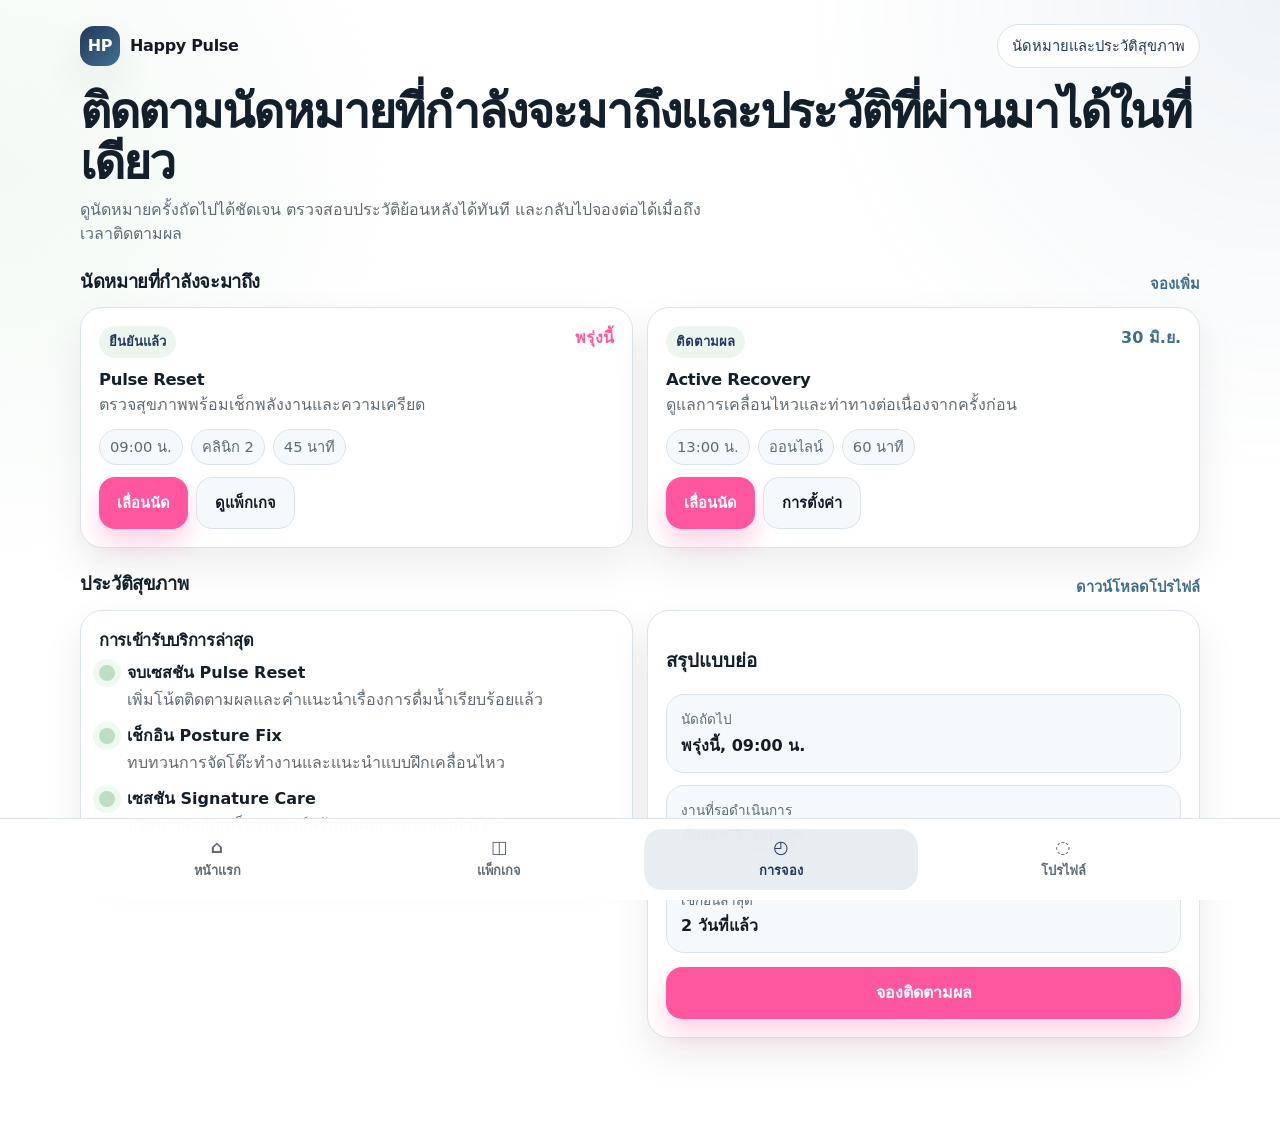
<file: my-records.html>
<!DOCTYPE html>
<html lang="th">
  <head>
  <meta charset="UTF-8" />
  <meta name="viewport" content="width=device-width, initial-scale=1.0" />
  <title>Happy Pulse - บันทึกของฉัน</title>
  <link rel="stylesheet" href="common.css" />
  <style>
    :root {
      --shadow-grey: #161925;
      --twilight-indigo: #23395B;
      --rich-cerulean: #406E8E;
      --celadon: #BBDFC5;
      --deep-pink: #FF579F;
      --white: #FFFFFF;
      --ink: #13202b;
      --muted: #5e6b76;
      --line: #dbe4ea;
      --soft: #f6f9fb;
      --radius: 22px;
      --shadow: 0 18px 40px rgba(22, 25, 37, 0.08);
    }
    * { box-sizing: border-box; }
    html, body { margin: 0; padding: 0; }
    body {
      font-family: Inter, ui-sans-serif, system-ui, -apple-system, BlinkMacSystemFont, "Segoe UI", sans-serif;
      background: var(--white);
      color: var(--ink);
      line-height: 1.5;
      min-height: 100vh;
    }
    a { color: inherit; text-decoration: none; }
    button, input, select, textarea { font: inherit; }
    .app {
      min-height: 100vh;
      padding: 18px 16px 96px;
      background:
        radial-gradient(circle at top right, rgba(65, 110, 142, 0.08), transparent 28%),
        radial-gradient(circle at left 15%, rgba(187, 223, 197, 0.18), transparent 26%),
        var(--white);
    }
    .container { width: min(1120px, 100%); margin: 0 auto; }
    .topbar {
      display: flex;
      align-items: center;
      justify-content: space-between;
      gap: 12px;
      margin-bottom: 18px;
    }
    .brand {
      display: inline-flex;
      align-items: center;
      gap: 10px;
      font-weight: 800;
      color: var(--shadow-grey);
      letter-spacing: -0.02em;
    }
    .brand-mark {
      width: 40px;
      height: 40px;
      border-radius: 14px;
      display: grid;
      place-items: center;
      color: var(--white);
      background: linear-gradient(135deg, var(--twilight-indigo), var(--rich-cerulean));
      box-shadow: var(--shadow);
      flex: none;
    }
    .status-pill {
      display: inline-flex;
      align-items: center;
      gap: 8px;
      border: 1px solid var(--line);
      border-radius: 999px;
      padding: 10px 14px;
      background: rgba(255,255,255,.92);
      color: var(--twilight-indigo);
      font-size: 0.92rem;
      white-space: nowrap;
    }
    .page-title {
      margin: 0;
      font-size: clamp(1.9rem, 4.5vw, 3rem);
      letter-spacing: -0.04em;
      line-height: 1.06;
    }
    .page-subtitle {
      margin: 10px 0 0;
      max-width: 64ch;
      color: var(--muted);
    }
    .section { margin-top: 22px; }
    .section-head {
      display: flex;
      align-items: end;
      justify-content: space-between;
      gap: 10px;
      margin-bottom: 12px;
    }
    .section-head h2 {
      margin: 0;
      font-size: 1.15rem;
      letter-spacing: -0.02em;
    }
    .section-head a {
      color: var(--rich-cerulean);
      font-weight: 700;
      font-size: 0.92rem;
    }
    .grid {
      display: grid;
      gap: 14px;
    }
    .record-card, .history-card, .summary-card {
      background: var(--white);
      border: 1px solid var(--line);
      border-radius: var(--radius);
      box-shadow: var(--shadow);
    }
    .record-card {
      padding: 18px;
      display: grid;
      gap: 12px;
    }
    .record-head {
      display: flex;
      justify-content: space-between;
      gap: 12px;
      align-items: start;
      flex-wrap: wrap;
    }
    .tag {
      display: inline-flex;
      padding: 6px 10px;
      border-radius: 999px;
      background: rgba(187, 223, 197, 0.28);
      color: var(--twilight-indigo);
      font-size: 0.82rem;
      font-weight: 700;
      margin-bottom: 10px;
    }
    .record-card h3, .history-card h3 {
      margin: 0;
      font-size: 1.03rem;
      letter-spacing: -0.02em;
    }
    .record-card p, .history-card p {
      margin: 0;
      color: var(--muted);
    }
    .meta-row {
      display: flex;
      flex-wrap: wrap;
      gap: 8px;
      color: var(--muted);
      font-size: 0.92rem;
    }
    .meta-row span {
      padding: 6px 10px;
      border-radius: 999px;
      background: var(--soft);
      border: 1px solid var(--line);
    }
    .button {
      display: inline-flex;
      align-items: center;
      justify-content: center;
      gap: 8px;
      border: 0;
      border-radius: 16px;
      padding: 14px 18px;
      font-weight: 700;
      cursor: pointer;
      transition: transform 0.18s ease, box-shadow 0.18s ease, background 0.18s ease;
    }
    .button:hover { transform: translateY(-1px); }
    .button.primary { background: var(--deep-pink); color: var(--white); box-shadow: 0 14px 25px rgba(255, 87, 159, 0.26); }
    .button.ghost { background: var(--soft); color: var(--shadow-grey); border: 1px solid var(--line); }
    .button.block { width: 100%; }
    .history-card, .summary-card {
      padding: 18px;
    }
    .timeline {
      display: grid;
      gap: 12px;
      margin-top: 8px;
    }
    .timeline-item {
      display: grid;
      grid-template-columns: 16px 1fr;
      gap: 12px;
      align-items: start;
    }
    .dot {
      width: 16px;
      height: 16px;
      border-radius: 50%;
      background: var(--celadon);
      margin-top: 4px;
      box-shadow: 0 0 0 6px rgba(187, 223, 197, 0.22);
    }
    .timeline-item strong { display: block; margin-bottom: 3px; }
    .info-grid {
      display: grid;
      gap: 12px;
    }
    .info {
      padding: 14px;
      border-radius: 18px;
      background: var(--soft);
      border: 1px solid var(--line);
    }
    .info span {
      display: block;
      color: var(--muted);
      font-size: 0.85rem;
      margin-bottom: 4px;
    }
    .info strong {
      display: block;
      color: var(--shadow-grey);
      font-size: 1rem;
    }
    .bottom-nav {
      position: fixed;
      left: 0;
      right: 0;
      bottom: 0;
      z-index: 50;
      background: rgba(255,255,255,.94);
      border-top: 1px solid var(--line);
      backdrop-filter: blur(18px);
      padding: 10px 14px max(10px, env(safe-area-inset-bottom));
    }
    .bottom-nav-inner {
      width: min(1120px, 100%);
      margin: 0 auto;
      display: grid;
      grid-template-columns: repeat(4, 1fr);
      gap: 8px;
    }
    .bottom-nav a {
      display: grid;
      place-items: center;
      gap: 4px;
      padding: 10px 8px;
      border-radius: 18px;
      color: var(--muted);
      font-size: 0.8rem;
      font-weight: 700;
    }
    .bottom-nav a span { font-size: 1.1rem; line-height: 1; }
    .bottom-nav a.active { background: rgba(64, 110, 142, 0.12); color: var(--twilight-indigo); }
    @media (min-width: 720px) {
      .app { padding: 24px 24px 104px; }
      .grid { grid-template-columns: repeat(2, minmax(0, 1fr)); }
      .summary-card { grid-column: 2 / 3; grid-row: 1 / 3; }
      .history-card { grid-column: 1 / 2; }
    }
  </style>
</head>
<body>
  <main class="app">
    <div class="container">
      <header class="topbar">
        <a class="brand" href="index.html" aria-label="หน้าแรก Happy Pulse">
          <span class="brand-mark">HP</span>
          <span>Happy Pulse</span>
        </a>
        <div class="status-pill">นัดหมายและประวัติสุขภาพ</div>
      </header>

      <section aria-label="บทนำหน้าบันทึก">
        <h1 class="page-title">ติดตามนัดหมายที่กำลังจะมาถึงและประวัติที่ผ่านมาได้ในที่เดียว</h1>
        <p class="page-subtitle">ดูนัดหมายครั้งถัดไปได้ชัดเจน ตรวจสอบประวัติย้อนหลังได้ทันที และกลับไปจองต่อได้เมื่อถึงเวลาติดตามผล</p>
      </section>

      <section class="section" aria-labelledby="upcoming-title">
        <div class="section-head">
          <h2 id="upcoming-title">นัดหมายที่กำลังจะมาถึง</h2>
          <a href="booking.html">จองเพิ่ม</a>
        </div>
        <div class="grid">
          <article class="record-card">
            <div class="record-head">
              <div>
                <span class="tag">ยืนยันแล้ว</span>
                <h3>Pulse Reset</h3>
                <p>ตรวจสุขภาพพร้อมเช็กพลังงานและความเครียด</p>
              </div>
              <strong style="color: var(--deep-pink);">พรุ่งนี้</strong>
            </div>
            <div class="meta-row">
              <span>09:00 น.</span>
              <span>คลินิก 2</span>
              <span>45 นาที</span>
            </div>
            <div class="meta-row">
              <a class="button primary" href="booking.html">เลื่อนนัด</a>
              <a class="button ghost" href="packages.html">ดูแพ็กเกจ</a>
            </div>
          </article>

          <article class="record-card">
            <div class="record-head">
              <div>
                <span class="tag">ติดตามผล</span>
                <h3>Active Recovery</h3>
                <p>ดูแลการเคลื่อนไหวและท่าทางต่อเนื่องจากครั้งก่อน</p>
              </div>
              <strong style="color: var(--rich-cerulean);">30 มิ.ย.</strong>
            </div>
            <div class="meta-row">
              <span>13:00 น.</span>
              <span>ออนไลน์</span>
              <span>60 นาที</span>
            </div>
            <div class="meta-row">
              <a class="button primary" href="booking.html">เลื่อนนัด</a>
              <a class="button ghost" href="profile.html">การตั้งค่า</a>
            </div>
          </article>
        </div>
      </section>

      <section class="section" aria-labelledby="history-title">
        <div class="section-head">
          <h2 id="history-title">ประวัติสุขภาพ</h2>
          <a href="profile.html">ดาวน์โหลดโปรไฟล์</a>
        </div>
        <div class="grid">
          <article class="history-card">
            <h3>การเข้ารับบริการล่าสุด</h3>
            <div class="timeline" aria-label="ไทม์ไลน์การเข้ารับบริการล่าสุด">
              <div class="timeline-item">
                <div class="dot"></div>
                <div>
                  <strong>จบเซสชัน Pulse Reset</strong>
                  <p>เพิ่มโน้ตติดตามผลและคำแนะนำเรื่องการดื่มน้ำเรียบร้อยแล้ว</p>
                </div>
              </div>
              <div class="timeline-item">
                <div class="dot"></div>
                <div>
                  <strong>เช็กอิน Posture Fix</strong>
                  <p>ทบทวนการจัดโต๊ะทำงานและแนะนำแบบฝึกเคลื่อนไหว</p>
                </div>
              </div>
              <div class="timeline-item">
                <div class="dot"></div>
                <div>
                  <strong>เซสชัน Signature Care</strong>
                  <p>ปรึกษาเชิงลึกเสร็จสมบูรณ์พร้อมแผนการดูแลเฉพาะตัว</p>
                </div>
              </div>
            </div>
          </article>

          <aside class="summary-card" aria-labelledby="summary-title">
            <h3 id="summary-title">สรุปแบบย่อ</h3>
            <div class="info-grid" style="margin-top: 14px;">
              <div class="info"><span>นัดถัดไป</span><strong>พรุ่งนี้, 09:00 น.</strong></div>
              <div class="info"><span>งานที่รอดำเนินการ</span><strong>ค้างอยู่ 1 รายการ</strong></div>
              <div class="info"><span>เช็กอินล่าสุด</span><strong>2 วันที่แล้ว</strong></div>
            </div>
            <a class="button primary block" href="booking.html" style="margin-top: 14px;">จองติดตามผล</a>
          </aside>
        </div>
      </section>
    </div>
  </main>

  <nav class="bottom-nav" aria-label="แถบนำทางด้านล่าง">
    <div class="bottom-nav-inner">
      <a href="index.html"><span>⌂</span>หน้าแรก</a>
      <a href="packages.html"><span>◫</span>แพ็กเกจ</a>
      <a class="active" href="booking.html"><span>◴</span>การจอง</a>
      <a href="profile.html"><span>◌</span>โปรไฟล์</a>
    </div>
  </nav>
</body>
</html>
</file>
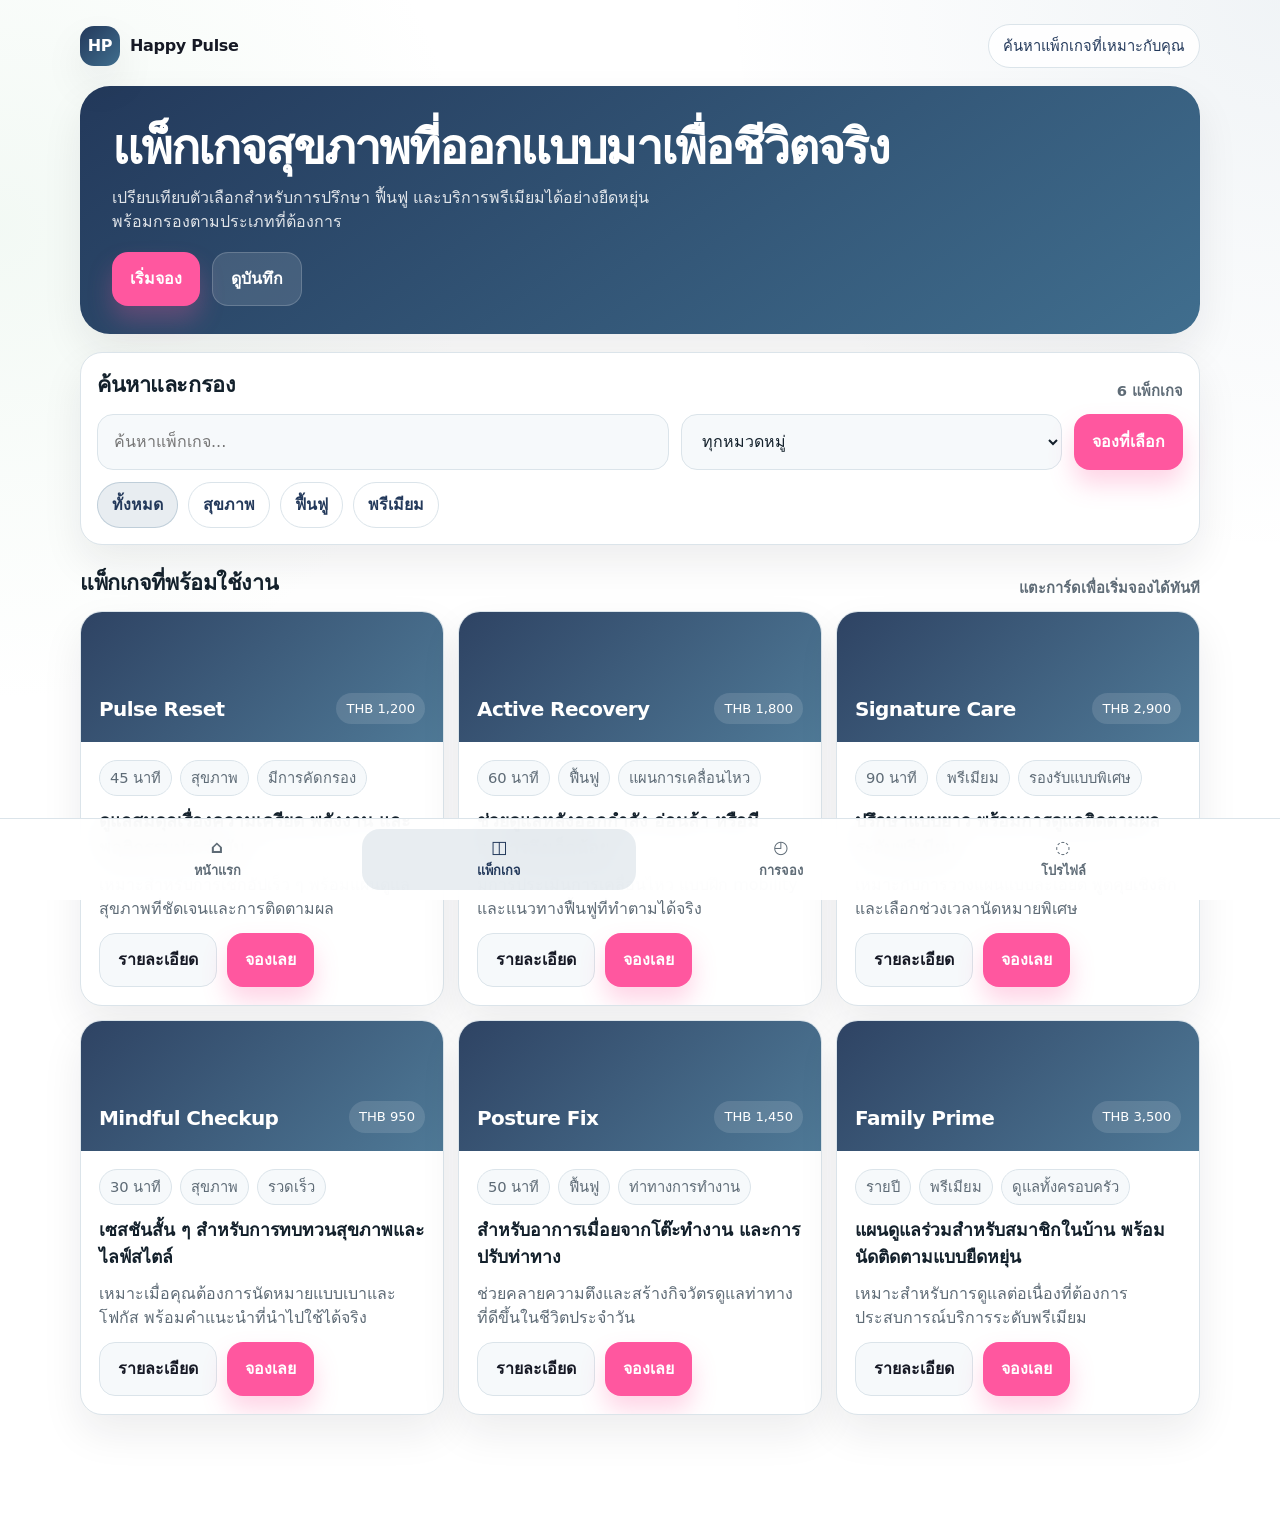
<file: packages.html>
<!DOCTYPE html>
<html lang="th">
  <head>
  <meta charset="UTF-8" />
  <meta name="viewport" content="width=device-width, initial-scale=1.0" />
  <title>Happy Pulse - แพ็กเกจ</title>
  <link rel="stylesheet" href="common.css" />
  <style>
    :root {
      --shadow-grey: #161925;
      --twilight-indigo: #23395B;
      --rich-cerulean: #406E8E;
      --celadon: #BBDFC5;
      --deep-pink: #FF579F;
      --white: #FFFFFF;
      --ink: #13202b;
      --muted: #5e6b76;
      --line: #dbe4ea;
      --soft: #f6f9fb;
      --radius: 22px;
      --shadow: 0 18px 40px rgba(22, 25, 37, 0.08);
    }
    * { box-sizing: border-box; }
    html, body { margin: 0; padding: 0; }
    body {
      font-family: Inter, ui-sans-serif, system-ui, -apple-system, BlinkMacSystemFont, "Segoe UI", sans-serif;
      background: var(--white);
      color: var(--ink);
      line-height: 1.5;
      min-height: 100vh;
    }
    a { color: inherit; text-decoration: none; }
    button, input, select, textarea { font: inherit; }
    .app {
      min-height: 100vh;
      padding: 18px 16px 96px;
      background:
        radial-gradient(circle at top right, rgba(65, 110, 142, 0.08), transparent 28%),
        radial-gradient(circle at left 15%, rgba(187, 223, 197, 0.18), transparent 26%),
        var(--white);
    }
    .container { width: min(1120px, 100%); margin: 0 auto; }
    .topbar {
      display: flex;
      align-items: center;
      justify-content: space-between;
      gap: 12px;
      margin-bottom: 18px;
    }
    .brand {
      display: inline-flex;
      align-items: center;
      gap: 10px;
      font-weight: 800;
      color: var(--shadow-grey);
      letter-spacing: -0.02em;
    }
    .brand-mark {
      width: 40px;
      height: 40px;
      border-radius: 14px;
      display: grid;
      place-items: center;
      color: var(--white);
      background: linear-gradient(135deg, var(--twilight-indigo), var(--rich-cerulean));
      box-shadow: var(--shadow);
      flex: none;
    }
    .status-pill {
      display: inline-flex;
      align-items: center;
      gap: 8px;
      border: 1px solid var(--line);
      border-radius: 999px;
      padding: 10px 14px;
      background: rgba(255, 255, 255, 0.92);
      color: var(--twilight-indigo);
      font-size: 0.92rem;
      white-space: nowrap;
    }
    .hero {
      background: linear-gradient(145deg, var(--twilight-indigo), var(--rich-cerulean));
      color: var(--white);
      border-radius: 30px;
      padding: 28px 20px 22px;
      box-shadow: var(--shadow);
    }
    .hero h1 {
      margin: 0;
      font-size: clamp(2rem, 5vw, 3rem);
      line-height: 1.05;
      letter-spacing: -0.04em;
    }
    .hero p { margin: 14px 0 0; max-width: 56ch; color: rgba(255,255,255,.86); }
    .hero-actions {
      display: flex;
      flex-wrap: wrap;
      gap: 12px;
      margin-top: 18px;
    }
    .button {
      display: inline-flex;
      align-items: center;
      justify-content: center;
      gap: 8px;
      border: 0;
      border-radius: 16px;
      padding: 14px 18px;
      font-weight: 700;
      cursor: pointer;
      transition: transform 0.18s ease, box-shadow 0.18s ease, background 0.18s ease;
    }
    .button:hover { transform: translateY(-1px); }
    .button.primary { background: var(--deep-pink); color: var(--white); box-shadow: 0 14px 25px rgba(255, 87, 159, 0.26); }
    .button.secondary { background: rgba(255, 255, 255, 0.12); color: var(--white); border: 1px solid rgba(255,255,255,.18); }
    .search-card, .panel, .package-card {
      background: var(--white);
      border: 1px solid var(--line);
      border-radius: var(--radius);
      box-shadow: var(--shadow);
    }
    .search-card {
      margin-top: 18px;
      padding: 16px;
      display: grid;
      gap: 12px;
    }
    .search-row {
      display: grid;
      gap: 12px;
    }
    .search-input, .filter-select {
      width: 100%;
      border: 1px solid var(--line);
      border-radius: 16px;
      padding: 15px 16px;
      background: var(--soft);
      color: var(--ink);
    }
    .chip-row {
      display: flex;
      gap: 10px;
      flex-wrap: wrap;
    }
    .chip {
      border: 1px solid var(--line);
      border-radius: 999px;
      padding: 10px 14px;
      background: var(--white);
      color: var(--twilight-indigo);
      font-weight: 700;
      cursor: pointer;
    }
    .chip.active {
      background: rgba(64, 110, 142, 0.12);
      border-color: rgba(64, 110, 142, 0.24);
    }
    .section {
      margin-top: 22px;
    }
    .section-head {
      display: flex;
      align-items: end;
      justify-content: space-between;
      gap: 10px;
      margin-bottom: 12px;
    }
    .section-head h2 { margin: 0; font-size: 1.15rem; letter-spacing: -0.02em; }
    .section-head p { margin: 0; color: var(--muted); font-size: 0.92rem; }
    .package-grid {
      display: grid;
      gap: 14px;
    }
    .package-card {
      overflow: hidden;
      display: grid;
    }
    .package-visual {
      min-height: 130px;
      padding: 18px;
      display: flex;
      align-items: flex-end;
      justify-content: space-between;
      gap: 12px;
      background:
        linear-gradient(135deg, rgba(35,57,91,.95), rgba(64,110,142,.92)),
        radial-gradient(circle at top right, rgba(255,255,255,.14), transparent 32%);
      color: var(--white);
    }
    .package-visual strong { font-size: 1.25rem; letter-spacing: -0.03em; }
    .package-visual span {
      display: inline-flex;
      padding: 6px 10px;
      border-radius: 999px;
      background: rgba(255,255,255,.12);
      white-space: nowrap;
      font-size: 0.82rem;
    }
    .package-body { padding: 18px; display: grid; gap: 12px; }
    .meta-row {
      display: flex;
      flex-wrap: wrap;
      gap: 8px;
      color: var(--muted);
      font-size: 0.92rem;
    }
    .meta-row span {
      padding: 6px 10px;
      border-radius: 999px;
      background: var(--soft);
      border: 1px solid var(--line);
    }
    .package-body h3 { margin: 0; font-size: 1.1rem; }
    .package-body p { margin: 0; color: var(--muted); }
    .card-actions {
      display: flex;
      gap: 10px;
      flex-wrap: wrap;
    }
    .button.ghost {
      background: var(--soft);
      color: var(--shadow-grey);
      border: 1px solid var(--line);
    }
    .button.block {
      width: 100%;
    }
    .empty-state {
      display: none;
      margin-top: 14px;
      padding: 18px;
      border: 1px dashed var(--line);
      border-radius: var(--radius);
      color: var(--muted);
      background: rgba(246, 249, 251, 0.6);
    }
    .bottom-nav {
      position: fixed;
      left: 0;
      right: 0;
      bottom: 0;
      z-index: 50;
      background: rgba(255, 255, 255, 0.94);
      border-top: 1px solid var(--line);
      backdrop-filter: blur(18px);
      padding: 10px 14px max(10px, env(safe-area-inset-bottom));
    }
    .bottom-nav-inner {
      width: min(1120px, 100%);
      margin: 0 auto;
      display: grid;
      grid-template-columns: repeat(4, 1fr);
      gap: 8px;
    }
    .bottom-nav a {
      display: grid;
      place-items: center;
      gap: 4px;
      padding: 10px 8px;
      border-radius: 18px;
      color: var(--muted);
      font-size: 0.8rem;
      font-weight: 700;
    }
    .bottom-nav a span { font-size: 1.1rem; line-height: 1; }
    .bottom-nav a.active { background: rgba(64, 110, 142, 0.12); color: var(--twilight-indigo); }
    @media (min-width: 720px) {
      .app { padding: 24px 24px 104px; }
      .search-row { grid-template-columns: 1.2fr 0.8fr auto; }
      .package-grid { grid-template-columns: repeat(2, minmax(0, 1fr)); }
      .hero { padding: 36px 32px 28px; }
    }
    @media (min-width: 1024px) {
      .package-grid { grid-template-columns: repeat(3, minmax(0, 1fr)); }
      .section-head h2 { font-size: 1.35rem; }
    }
  </style>
</head>
<body>
  <main class="app">
    <div class="container">
      <header class="topbar">
        <a class="brand" href="index.html" aria-label="หน้าแรก Happy Pulse">
          <span class="brand-mark">HP</span>
          <span>Happy Pulse</span>
        </a>
        <div class="status-pill">ค้นหาแพ็กเกจที่เหมาะกับคุณ</div>
      </header>

      <section class="hero" aria-label="ส่วนแนะนำแพ็กเกจ">
        <h1>แพ็กเกจสุขภาพที่ออกแบบมาเพื่อชีวิตจริง</h1>
        <p>เปรียบเทียบตัวเลือกสำหรับการปรึกษา ฟื้นฟู และบริการพรีเมียมได้อย่างยืดหยุ่น พร้อมกรองตามประเภทที่ต้องการ</p>
        <div class="hero-actions">
          <a class="button primary" href="booking.html">เริ่มจอง</a>
          <a class="button secondary" href="my-records.html">ดูบันทึก</a>
        </div>
      </section>

      <section class="search-card" aria-labelledby="search-packages">
        <div class="section-head" style="margin-bottom:0;">
          <h2 id="search-packages">ค้นหาและกรอง</h2>
          <p id="result-count">0 แพ็กเกจ</p>
        </div>
        <div class="search-row">
          <input id="searchInput" class="search-input" type="search" placeholder="ค้นหาแพ็กเกจ..." aria-label="ค้นหาแพ็กเกจ" />
          <select id="categorySelect" class="filter-select" aria-label="เลือกหมวดหมู่">
            <option value="all">ทุกหมวดหมู่</option>
            <option value="wellness">สุขภาพ</option>
            <option value="recovery">ฟื้นฟู</option>
            <option value="premium">พรีเมียม</option>
          </select>
          <a class="button primary" href="booking.html">จองที่เลือก</a>
        </div>
        <div class="chip-row" aria-label="ตัวกรองด่วน">
          <button class="chip active" type="button" data-filter="all">ทั้งหมด</button>
          <button class="chip" type="button" data-filter="wellness">สุขภาพ</button>
          <button class="chip" type="button" data-filter="recovery">ฟื้นฟู</button>
          <button class="chip" type="button" data-filter="premium">พรีเมียม</button>
        </div>
        <div id="emptyState" class="empty-state">ไม่พบแพ็กเกจที่ตรงกับการค้นหา ลองเปลี่ยนคำค้นหาหรือหมวดหมู่ดูอีกครั้ง</div>
      </section>

      <section class="section" aria-labelledby="package-list">
        <div class="section-head">
          <h2 id="package-list">แพ็กเกจที่พร้อมใช้งาน</h2>
          <p>แตะการ์ดเพื่อเริ่มจองได้ทันที</p>
        </div>
        <div class="package-grid" id="packageGrid">
          <article class="package-card" data-category="wellness" data-search="pulse reset wellness stress screening nutrition consultation">
            <div class="package-visual">
              <strong>Pulse Reset</strong>
              <span>THB 1,200</span>
            </div>
            <div class="package-body">
              <div class="meta-row"><span>45 นาที</span><span>สุขภาพ</span><span>มีการคัดกรอง</span></div>
              <h3>ดูแลสมดุลเรื่องความเครียด พลังงาน และพฤติกรรมประจำวัน</h3>
              <p>เหมาะสำหรับการเช็กอัปเร็ว ๆ พร้อมแผนดูแลสุขภาพที่ชัดเจนและการติดตามผล</p>
              <div class="card-actions">
                <a class="button ghost" href="booking.html">รายละเอียด</a>
                <a class="button primary" href="booking.html">จองเลย</a>
              </div>
            </div>
          </article>

          <article class="package-card" data-category="recovery" data-search="active recovery physio mobility pain relief movement">
            <div class="package-visual">
              <strong>Active Recovery</strong>
              <span>THB 1,800</span>
            </div>
            <div class="package-body">
              <div class="meta-row"><span>60 นาที</span><span>ฟื้นฟู</span><span>แผนการเคลื่อนไหว</span></div>
              <h3>ช่วยดูแลหลังออกกำลัง อ่อนล้า หรือมีอาการตึงเล็กน้อย</h3>
              <p>มีการประเมินการเคลื่อนไหว แบบฝึก mobility และแนวทางฟื้นฟูที่ทำตามได้จริง</p>
              <div class="card-actions">
                <a class="button ghost" href="booking.html">รายละเอียด</a>
                <a class="button primary" href="booking.html">จองเลย</a>
              </div>
            </div>
          </article>

          <article class="package-card" data-category="premium" data-search="signature care premium concierge priority consultation">
            <div class="package-visual">
              <strong>Signature Care</strong>
              <span>THB 2,900</span>
            </div>
            <div class="package-body">
              <div class="meta-row"><span>90 นาที</span><span>พรีเมียม</span><span>รองรับแบบพิเศษ</span></div>
              <h3>ปรึกษาแบบยาว พร้อมการดูแลติดตามผลระดับพรีเมียม</h3>
              <p>เหมาะกับการวางแผนแบบละเอียด พูดคุยเชิงลึก และเลือกช่วงเวลานัดหมายพิเศษ</p>
              <div class="card-actions">
                <a class="button ghost" href="booking.html">รายละเอียด</a>
                <a class="button primary" href="booking.html">จองเลย</a>
              </div>
            </div>
          </article>

          <article class="package-card" data-category="wellness" data-search="mindful checkup sleep hydration routine wellness">
            <div class="package-visual">
              <strong>Mindful Checkup</strong>
              <span>THB 950</span>
            </div>
            <div class="package-body">
              <div class="meta-row"><span>30 นาที</span><span>สุขภาพ</span><span>รวดเร็ว</span></div>
              <h3>เซสชันสั้น ๆ สำหรับการทบทวนสุขภาพและไลฟ์สไตล์</h3>
              <p>เหมาะเมื่อคุณต้องการนัดหมายแบบเบาและโฟกัส พร้อมคำแนะนำที่นำไปใช้ได้จริง</p>
              <div class="card-actions">
                <a class="button ghost" href="booking.html">รายละเอียด</a>
                <a class="button primary" href="booking.html">จองเลย</a>
              </div>
            </div>
          </article>

          <article class="package-card" data-category="recovery" data-search="posture recovery desk back neck relief evaluation">
            <div class="package-visual">
              <strong>Posture Fix</strong>
              <span>THB 1,450</span>
            </div>
            <div class="package-body">
              <div class="meta-row"><span>50 นาที</span><span>ฟื้นฟู</span><span>ท่าทางการทำงาน</span></div>
              <h3>สำหรับอาการเมื่อยจากโต๊ะทำงาน และการปรับท่าทาง</h3>
              <p>ช่วยคลายความตึงและสร้างกิจวัตรดูแลท่าทางที่ดีขึ้นในชีวิตประจำวัน</p>
              <div class="card-actions">
                <a class="button ghost" href="booking.html">รายละเอียด</a>
                <a class="button primary" href="booking.html">จองเลย</a>
              </div>
            </div>
          </article>

          <article class="package-card" data-category="premium" data-search="family plan premium annual checkup concierge family">
            <div class="package-visual">
              <strong>Family Prime</strong>
              <span>THB 3,500</span>
            </div>
            <div class="package-body">
              <div class="meta-row"><span>รายปี</span><span>พรีเมียม</span><span>ดูแลทั้งครอบครัว</span></div>
              <h3>แผนดูแลร่วมสำหรับสมาชิกในบ้าน พร้อมนัดติดตามแบบยืดหยุ่น</h3>
              <p>เหมาะสำหรับการดูแลต่อเนื่องที่ต้องการประสบการณ์บริการระดับพรีเมียม</p>
              <div class="card-actions">
                <a class="button ghost" href="booking.html">รายละเอียด</a>
                <a class="button primary" href="booking.html">จองเลย</a>
              </div>
            </div>
          </article>
        </div>
      </section>
    </div>
  </main>

  <nav class="bottom-nav" aria-label="แถบนำทางด้านล่าง">
    <div class="bottom-nav-inner">
      <a href="index.html"><span>⌂</span>หน้าแรก</a>
      <a class="active" href="packages.html"><span>◫</span>แพ็กเกจ</a>
      <a href="booking.html"><span>◴</span>การจอง</a>
      <a href="profile.html"><span>◌</span>โปรไฟล์</a>
    </div>
  </nav>

  <script>
    const searchInput = document.getElementById('searchInput');
    const categorySelect = document.getElementById('categorySelect');
    const chips = Array.from(document.querySelectorAll('[data-filter]'));
    const cards = Array.from(document.querySelectorAll('.package-card'));
    const resultCount = document.getElementById('result-count');
    const emptyState = document.getElementById('emptyState');
    const params = new URLSearchParams(window.location.search);

    function normalize(value) {
      return value.toLowerCase().trim();
    }

    function setActiveChip(filter) {
      chips.forEach((chip) => chip.classList.toggle('active', chip.dataset.filter === filter));
    }

    function applyFilters() {
      const query = normalize(searchInput.value);
      const category = categorySelect.value;
      let visible = 0;

      cards.forEach((card) => {
        const cardCategory = card.dataset.category;
        const haystack = normalize(card.dataset.search + ' ' + card.textContent);
        const matchesCategory = category === 'all' || cardCategory === category;
        const matchesQuery = !query || haystack.includes(query);
        const shouldShow = matchesCategory && matchesQuery;
        card.style.display = shouldShow ? '' : 'none';
        if (shouldShow) visible += 1;
      });

      resultCount.textContent = `${visible} แพ็กเกจ`;
      emptyState.style.display = visible ? 'none' : 'block';
    }

    chips.forEach((chip) => {
      chip.addEventListener('click', () => {
        categorySelect.value = chip.dataset.filter;
        setActiveChip(chip.dataset.filter);
        applyFilters();
      });
    });

    searchInput.addEventListener('input', applyFilters);
    categorySelect.addEventListener('change', () => {
      setActiveChip(categorySelect.value);
      applyFilters();
    });

    const initialQuery = params.get('q');
    if (initialQuery) {
      searchInput.value = initialQuery;
    }
    applyFilters();
  </script>
</body>
</html>
</file>
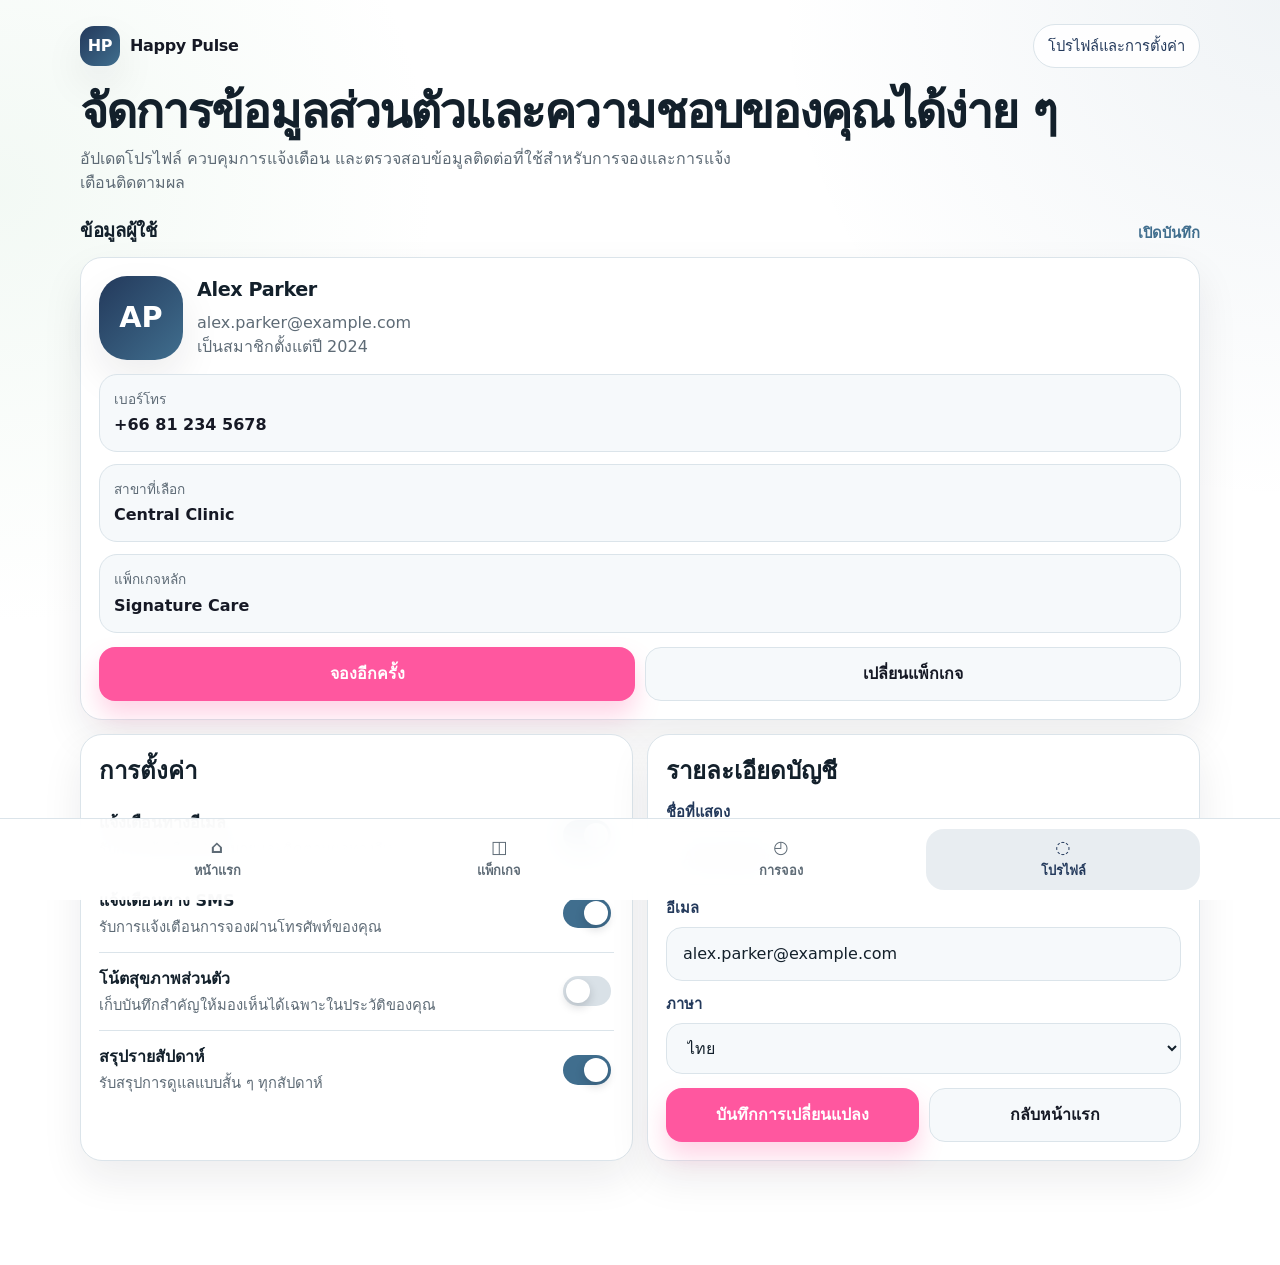
<file: profile.html>
<!DOCTYPE html>
<html lang="th">
  <head>
  <meta charset="UTF-8" />
  <meta name="viewport" content="width=device-width, initial-scale=1.0" />
  <title>Happy Pulse - โปรไฟล์</title>
  <link rel="stylesheet" href="common.css" />
  <style>
    :root {
      --shadow-grey: #161925;
      --twilight-indigo: #23395B;
      --rich-cerulean: #406E8E;
      --celadon: #BBDFC5;
      --deep-pink: #FF579F;
      --white: #FFFFFF;
      --ink: #13202b;
      --muted: #5e6b76;
      --line: #dbe4ea;
      --soft: #f6f9fb;
      --radius: 22px;
      --shadow: 0 18px 40px rgba(22, 25, 37, 0.08);
    }
    * { box-sizing: border-box; }
    html, body { margin: 0; padding: 0; }
    body {
      font-family: Inter, ui-sans-serif, system-ui, -apple-system, BlinkMacSystemFont, "Segoe UI", sans-serif;
      background: var(--white);
      color: var(--ink);
      line-height: 1.5;
      min-height: 100vh;
    }
    a { color: inherit; text-decoration: none; }
    button, input, select, textarea { font: inherit; }
    .app {
      min-height: 100vh;
      padding: 18px 16px 96px;
      background:
        radial-gradient(circle at top right, rgba(65, 110, 142, 0.08), transparent 28%),
        radial-gradient(circle at left 15%, rgba(187, 223, 197, 0.18), transparent 26%),
        var(--white);
    }
    .container { width: min(1120px, 100%); margin: 0 auto; }
    .topbar {
      display: flex;
      align-items: center;
      justify-content: space-between;
      gap: 12px;
      margin-bottom: 18px;
    }
    .brand {
      display: inline-flex;
      align-items: center;
      gap: 10px;
      font-weight: 800;
      color: var(--shadow-grey);
      letter-spacing: -0.02em;
    }
    .brand-mark {
      width: 40px;
      height: 40px;
      border-radius: 14px;
      display: grid;
      place-items: center;
      color: var(--white);
      background: linear-gradient(135deg, var(--twilight-indigo), var(--rich-cerulean));
      box-shadow: var(--shadow);
      flex: none;
    }
    .status-pill {
      display: inline-flex;
      align-items: center;
      gap: 8px;
      border: 1px solid var(--line);
      border-radius: 999px;
      padding: 10px 14px;
      background: rgba(255,255,255,.92);
      color: var(--twilight-indigo);
      font-size: 0.92rem;
      white-space: nowrap;
    }
    .page-title {
      margin: 0;
      font-size: clamp(1.9rem, 4.5vw, 3rem);
      letter-spacing: -0.04em;
      line-height: 1.06;
    }
    .page-subtitle {
      margin: 10px 0 0;
      max-width: 64ch;
      color: var(--muted);
    }
    .section { margin-top: 22px; }
    .section-head {
      display: flex;
      align-items: end;
      justify-content: space-between;
      gap: 10px;
      margin-bottom: 12px;
    }
    .section-head h2 {
      margin: 0;
      font-size: 1.15rem;
      letter-spacing: -0.02em;
    }
    .profile-grid {
      display: grid;
      gap: 14px;
    }
    .profile-card, .settings-card, .account-card {
      background: var(--white);
      border: 1px solid var(--line);
      border-radius: var(--radius);
      box-shadow: var(--shadow);
      padding: 18px;
    }
    .profile-header {
      display: grid;
      gap: 14px;
      align-items: center;
    }
    .avatar {
      width: 84px;
      height: 84px;
      border-radius: 28px;
      display: grid;
      place-items: center;
      background: linear-gradient(135deg, var(--twilight-indigo), var(--rich-cerulean));
      color: var(--white);
      font-size: 1.8rem;
      font-weight: 800;
      box-shadow: var(--shadow);
    }
    .avatar-info h3 {
      margin: 0 0 6px;
      font-size: 1.2rem;
      letter-spacing: -0.02em;
    }
    .avatar-info p {
      margin: 0;
      color: var(--muted);
    }
    .info-grid {
      display: grid;
      gap: 12px;
      margin-top: 14px;
    }
    .info {
      padding: 14px;
      border-radius: 18px;
      background: var(--soft);
      border: 1px solid var(--line);
    }
    .info span {
      display: block;
      color: var(--muted);
      font-size: 0.85rem;
      margin-bottom: 4px;
    }
    .info strong {
      display: block;
      color: var(--shadow-grey);
      font-size: 1rem;
    }
    .field {
      display: grid;
      gap: 8px;
      margin-top: 12px;
    }
    .field label {
      font-weight: 700;
      color: var(--twilight-indigo);
      font-size: 0.92rem;
    }
    .field input, .field select {
      width: 100%;
      border: 1px solid var(--line);
      border-radius: 16px;
      padding: 14px 16px;
      background: var(--soft);
      color: var(--ink);
    }
    .switch-row {
      display: flex;
      align-items: center;
      justify-content: space-between;
      gap: 12px;
      padding: 14px 0;
      border-bottom: 1px solid var(--line);
    }
    .switch-row:last-child { border-bottom: 0; }
    .switch-row strong {
      display: block;
      margin-bottom: 3px;
    }
    .switch-row p {
      margin: 0;
      color: var(--muted);
      font-size: 0.92rem;
    }
    .toggle {
      appearance: none;
      width: 48px;
      height: 30px;
      border-radius: 999px;
      background: #d9e1e7;
      position: relative;
      outline: none;
      cursor: pointer;
      flex: none;
      transition: background 0.18s ease;
    }
    .toggle::after {
      content: "";
      position: absolute;
      width: 24px;
      height: 24px;
      border-radius: 50%;
      top: 3px;
      left: 3px;
      background: var(--white);
      box-shadow: 0 4px 10px rgba(22, 25, 37, 0.18);
      transition: transform 0.18s ease;
    }
    .toggle:checked {
      background: var(--rich-cerulean);
    }
    .toggle:checked::after {
      transform: translateX(18px);
    }
    .button {
      display: inline-flex;
      align-items: center;
      justify-content: center;
      gap: 8px;
      border: 0;
      border-radius: 16px;
      padding: 14px 18px;
      font-weight: 700;
      cursor: pointer;
      transition: transform 0.18s ease, box-shadow 0.18s ease, background 0.18s ease;
    }
    .button:hover { transform: translateY(-1px); }
    .button.primary { background: var(--deep-pink); color: var(--white); box-shadow: 0 14px 25px rgba(255, 87, 159, 0.26); }
    .button.ghost { background: var(--soft); color: var(--shadow-grey); border: 1px solid var(--line); }
    .button.block { width: 100%; }
    .actions {
      display: grid;
      gap: 10px;
      margin-top: 14px;
    }
    .save-status {
      display: none;
      margin-top: 14px;
      padding: 14px 16px;
      border-radius: 18px;
      background: rgba(187, 223, 197, 0.24);
      color: var(--shadow-grey);
      border: 1px solid rgba(187, 223, 197, 0.5);
    }
    .bottom-nav {
      position: fixed;
      left: 0;
      right: 0;
      bottom: 0;
      z-index: 50;
      background: rgba(255,255,255,.94);
      border-top: 1px solid var(--line);
      backdrop-filter: blur(18px);
      padding: 10px 14px max(10px, env(safe-area-inset-bottom));
    }
    .bottom-nav-inner {
      width: min(1120px, 100%);
      margin: 0 auto;
      display: grid;
      grid-template-columns: repeat(4, 1fr);
      gap: 8px;
    }
    .bottom-nav a {
      display: grid;
      place-items: center;
      gap: 4px;
      padding: 10px 8px;
      border-radius: 18px;
      color: var(--muted);
      font-size: 0.8rem;
      font-weight: 700;
    }
    .bottom-nav a span { font-size: 1.1rem; line-height: 1; }
    .bottom-nav a.active { background: rgba(64, 110, 142, 0.12); color: var(--twilight-indigo); }
    @media (min-width: 720px) {
      .app { padding: 24px 24px 104px; }
      .profile-grid { grid-template-columns: repeat(2, minmax(0, 1fr)); }
      .profile-card { grid-column: 1 / -1; }
      .profile-header {
        grid-template-columns: auto 1fr;
      }
      .actions {
        grid-template-columns: repeat(2, minmax(0, 1fr));
      }
    }
  </style>
</head>
<body>
  <main class="app">
    <div class="container">
      <header class="topbar">
        <a class="brand" href="index.html" aria-label="หน้าแรก Happy Pulse">
          <span class="brand-mark">HP</span>
          <span>Happy Pulse</span>
        </a>
        <div class="status-pill">โปรไฟล์และการตั้งค่า</div>
      </header>

      <section aria-label="บทนำหน้าโปรไฟล์">
        <h1 class="page-title">จัดการข้อมูลส่วนตัวและความชอบของคุณได้ง่าย ๆ</h1>
        <p class="page-subtitle">อัปเดตโปรไฟล์ ควบคุมการแจ้งเตือน และตรวจสอบข้อมูลติดต่อที่ใช้สำหรับการจองและการแจ้งเตือนติดตามผล</p>
      </section>

      <section class="section" aria-labelledby="profile-title">
        <div class="section-head">
          <h2 id="profile-title">ข้อมูลผู้ใช้</h2>
          <a href="my-records.html">เปิดบันทึก</a>
        </div>
        <div class="profile-grid">
          <article class="profile-card">
            <div class="profile-header">
              <div class="avatar" aria-hidden="true">AP</div>
              <div class="avatar-info">
                <h3>Alex Parker</h3>
                <p>alex.parker@example.com</p>
                <p>เป็นสมาชิกตั้งแต่ปี 2024</p>
              </div>
            </div>
            <div class="info-grid">
              <div class="info"><span>เบอร์โทร</span><strong>+66 81 234 5678</strong></div>
              <div class="info"><span>สาขาที่เลือก</span><strong>Central Clinic</strong></div>
              <div class="info"><span>แพ็กเกจหลัก</span><strong>Signature Care</strong></div>
            </div>
            <div class="actions">
              <a class="button primary" href="booking.html">จองอีกครั้ง</a>
              <a class="button ghost" href="packages.html">เปลี่ยนแพ็กเกจ</a>
            </div>
          </article>

          <article class="settings-card">
            <h2 class="section-head" style="margin:0 0 8px;"><span>การตั้งค่า</span></h2>
            <div class="switch-row">
              <div>
                <strong>แจ้งเตือนทางอีเมล</strong>
                <p>รับการแจ้งเตือนนัดหมายและติดตามผลทางอีเมล</p>
              </div>
              <input class="toggle" type="checkbox" checked aria-label="แจ้งเตือนทางอีเมล" />
            </div>
            <div class="switch-row">
              <div>
                <strong>แจ้งเตือนทาง SMS</strong>
                <p>รับการแจ้งเตือนการจองผ่านโทรศัพท์ของคุณ</p>
              </div>
              <input class="toggle" type="checkbox" checked aria-label="แจ้งเตือนทาง SMS" />
            </div>
            <div class="switch-row">
              <div>
                <strong>โน้ตสุขภาพส่วนตัว</strong>
                <p>เก็บบันทึกสำคัญให้มองเห็นได้เฉพาะในประวัติของคุณ</p>
              </div>
              <input class="toggle" type="checkbox" aria-label="โน้ตสุขภาพส่วนตัว" />
            </div>
            <div class="switch-row">
              <div>
                <strong>สรุปรายสัปดาห์</strong>
                <p>รับสรุปการดูแลแบบสั้น ๆ ทุกสัปดาห์</p>
              </div>
              <input class="toggle" type="checkbox" checked aria-label="สรุปรายสัปดาห์" />
            </div>
          </article>

          <article class="account-card">
            <h2 class="section-head" style="margin:0 0 8px;"><span>รายละเอียดบัญชี</span></h2>
            <div class="field">
              <label for="displayName">ชื่อที่แสดง</label>
              <input id="displayName" type="text" value="Alex Parker" />
            </div>
            <div class="field">
              <label for="email">อีเมล</label>
              <input id="email" type="email" value="alex.parker@example.com" />
            </div>
            <div class="field">
              <label for="language">ภาษา</label>
              <select id="language">
                <option selected>ไทย</option>
                <option>English</option>
              </select>
            </div>
            <div class="actions">
              <button id="saveButton" class="button primary" type="button">บันทึกการเปลี่ยนแปลง</button>
              <a class="button ghost" href="index.html">กลับหน้าแรก</a>
            </div>
            <div id="saveStatus" class="save-status" role="status" aria-live="polite"></div>
          </article>
        </div>
      </section>
    </div>
  </main>

  <nav class="bottom-nav" aria-label="แถบนำทางด้านล่าง">
    <div class="bottom-nav-inner">
      <a href="index.html"><span>⌂</span>หน้าแรก</a>
      <a href="packages.html"><span>◫</span>แพ็กเกจ</a>
      <a href="booking.html"><span>◴</span>การจอง</a>
      <a class="active" href="profile.html"><span>◌</span>โปรไฟล์</a>
    </div>
  </nav>

  <script>
    const saveButton = document.getElementById('saveButton');
    const saveStatus = document.getElementById('saveStatus');

    saveButton.addEventListener('click', () => {
      saveStatus.style.display = 'block';
      saveStatus.textContent = 'บันทึกโปรไฟล์เรียบร้อยแล้ว ระบบอัปเดตความชอบของคุณแล้ว';
    });
  </script>
</body>
</html>
</file>
<file: common.css>
:root {
  --shadow-grey: #161925;
  --twilight-indigo: #23395B;
  --rich-cerulean: #406E8E;
  --celadon: #BBDFC5;
  --deep-pink: #FF579F;
  --white: #FFFFFF;
  --ink: #13202b;
  --muted: #5e6b76;
  --line: #dbe4ea;
  --soft: #f6f9fb;
  --radius: 22px;
  --shadow: 0 18px 40px rgba(22, 25, 37, 0.08);
}

* {
  box-sizing: border-box;
}

html,
body {
  margin: 0;
  padding: 0;
}

body {
  font-family: Inter, ui-sans-serif, system-ui, -apple-system, BlinkMacSystemFont, "Segoe UI", sans-serif;
  background: var(--white);
  color: var(--ink);
  line-height: 1.5;
  min-height: 100vh;
}

a {
  color: inherit;
  text-decoration: none;
}

img {
  max-width: 100%;
  display: block;
}

button,
input,
select,
textarea {
  font: inherit;
}

.app {
  min-height: 100vh;
  padding: 18px 16px 96px;
  background:
    radial-gradient(circle at top right, rgba(65, 110, 142, 0.08), transparent 28%),
    radial-gradient(circle at left 15%, rgba(187, 223, 197, 0.18), transparent 26%),
    var(--white);
}

.container {
  width: min(1120px, 100%);
  margin: 0 auto;
}

.topbar {
  display: flex;
  align-items: center;
  justify-content: space-between;
  gap: 12px;
  margin-bottom: 18px;
}

.brand {
  display: inline-flex;
  align-items: center;
  gap: 10px;
  font-weight: 800;
  color: var(--shadow-grey);
  letter-spacing: -0.02em;
}

.brand-mark {
  width: 40px;
  height: 40px;
  border-radius: 14px;
  display: grid;
  place-items: center;
  color: var(--white);
  background: linear-gradient(135deg, var(--twilight-indigo), var(--rich-cerulean));
  box-shadow: var(--shadow);
  flex: none;
}

.status-pill {
  display: inline-flex;
  align-items: center;
  gap: 8px;
  border: 1px solid var(--line);
  border-radius: 999px;
  padding: 10px 14px;
  background: rgba(255, 255, 255, 0.92);
  color: var(--twilight-indigo);
  font-size: 0.92rem;
  white-space: nowrap;
}

.page-title {
  margin: 0;
  font-size: clamp(1.9rem, 4.5vw, 3rem);
  letter-spacing: -0.04em;
  line-height: 1.06;
}

.page-subtitle {
  margin: 10px 0 0;
  max-width: 64ch;
  color: var(--muted);
}

.section {
  margin-top: 22px;
}

.section-head {
  display: flex;
  align-items: end;
  justify-content: space-between;
  gap: 10px;
  margin-bottom: 12px;
}

.section-head h2 {
  margin: 0;
  font-size: 1.15rem;
  letter-spacing: -0.02em;
}

.section-head a,
.section-head p {
  margin: 0;
  color: var(--rich-cerulean);
  font-weight: 700;
  font-size: 0.92rem;
}

.button {
  display: inline-flex;
  align-items: center;
  justify-content: center;
  gap: 8px;
  border: 0;
  border-radius: 16px;
  padding: 14px 18px;
  font-weight: 700;
  cursor: pointer;
  transition: transform 0.18s ease, box-shadow 0.18s ease, background 0.18s ease;
}

.button:hover {
  transform: translateY(-1px);
}

.button.primary {
  background: var(--deep-pink);
  color: var(--white);
  box-shadow: 0 14px 25px rgba(255, 87, 159, 0.26);
}

.button.secondary {
  background: rgba(255, 255, 255, 0.12);
  color: var(--white);
  border: 1px solid rgba(255, 255, 255, 0.18);
}

.button.ghost {
  background: var(--soft);
  color: var(--shadow-grey);
  border: 1px solid var(--line);
}

.button.block {
  width: 100%;
}

.bottom-nav {
  position: fixed;
  left: 0;
  right: 0;
  bottom: 0;
  z-index: 50;
  background: rgba(255, 255, 255, 0.94);
  border-top: 1px solid var(--line);
  backdrop-filter: blur(18px);
  padding: 10px 14px max(10px, env(safe-area-inset-bottom));
}

.bottom-nav-inner {
  width: min(1120px, 100%);
  margin: 0 auto;
  display: grid;
  grid-template-columns: repeat(4, 1fr);
  gap: 8px;
}

.bottom-nav a {
  display: grid;
  place-items: center;
  gap: 4px;
  padding: 10px 8px;
  border-radius: 18px;
  color: var(--muted);
  font-size: 0.8rem;
  font-weight: 700;
}

.bottom-nav a span {
  font-size: 1.1rem;
  line-height: 1;
}

.bottom-nav a.active {
  background: rgba(64, 110, 142, 0.12);
  color: var(--twilight-indigo);
}

@media (min-width: 720px) {
  .app {
    padding: 24px 24px 104px;
  }
}
</file>
